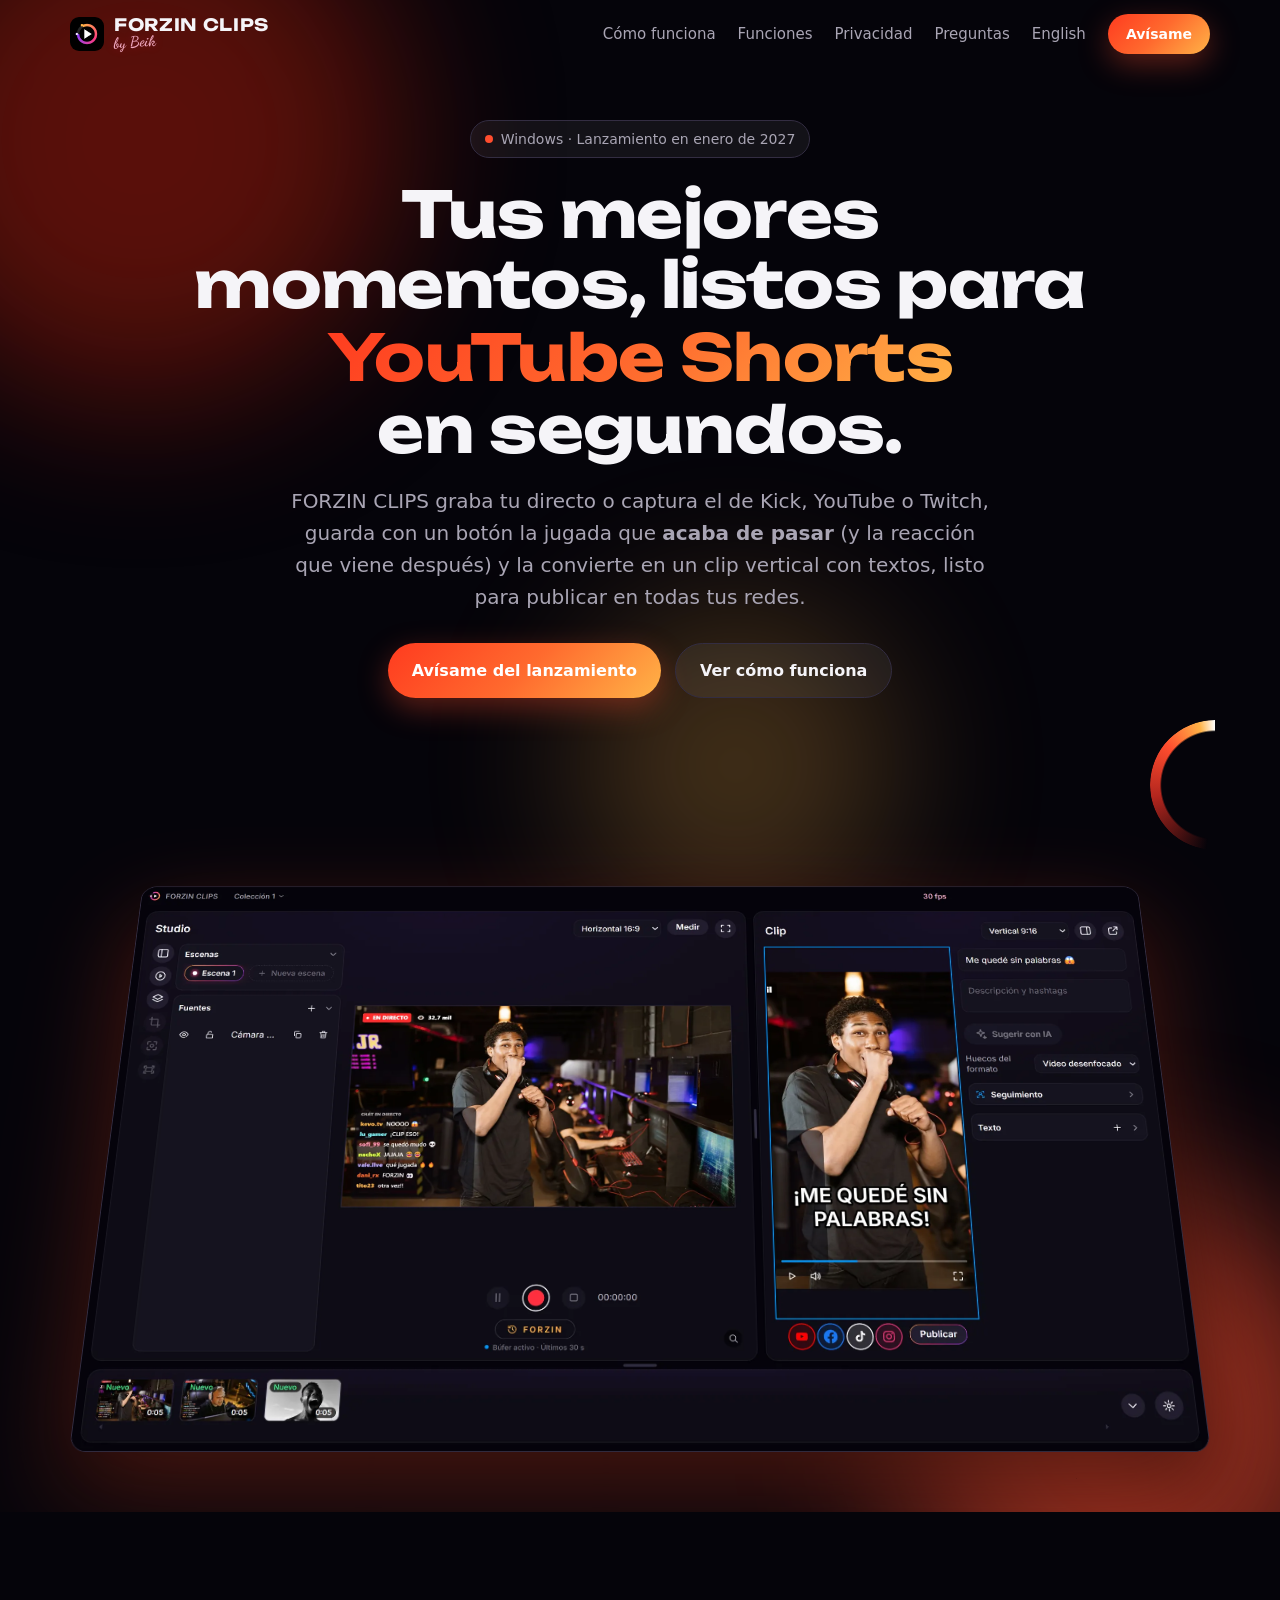
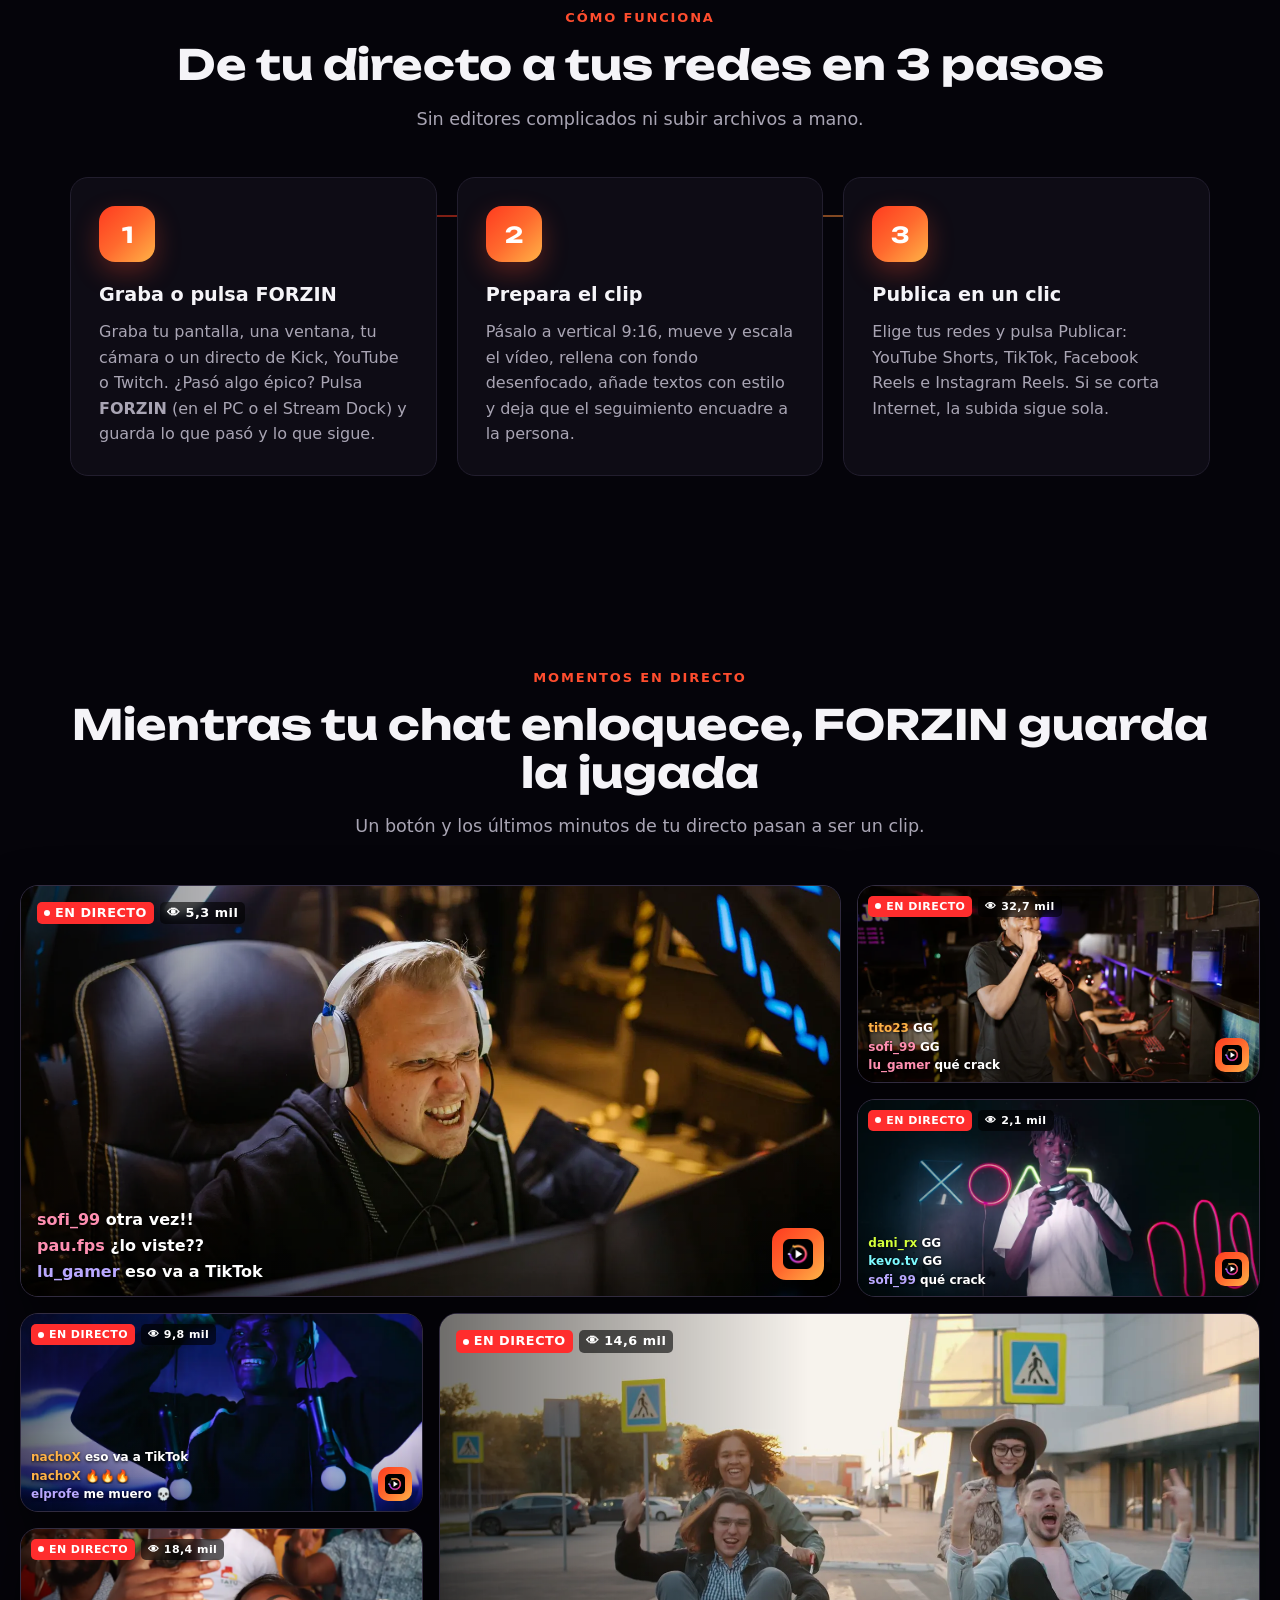
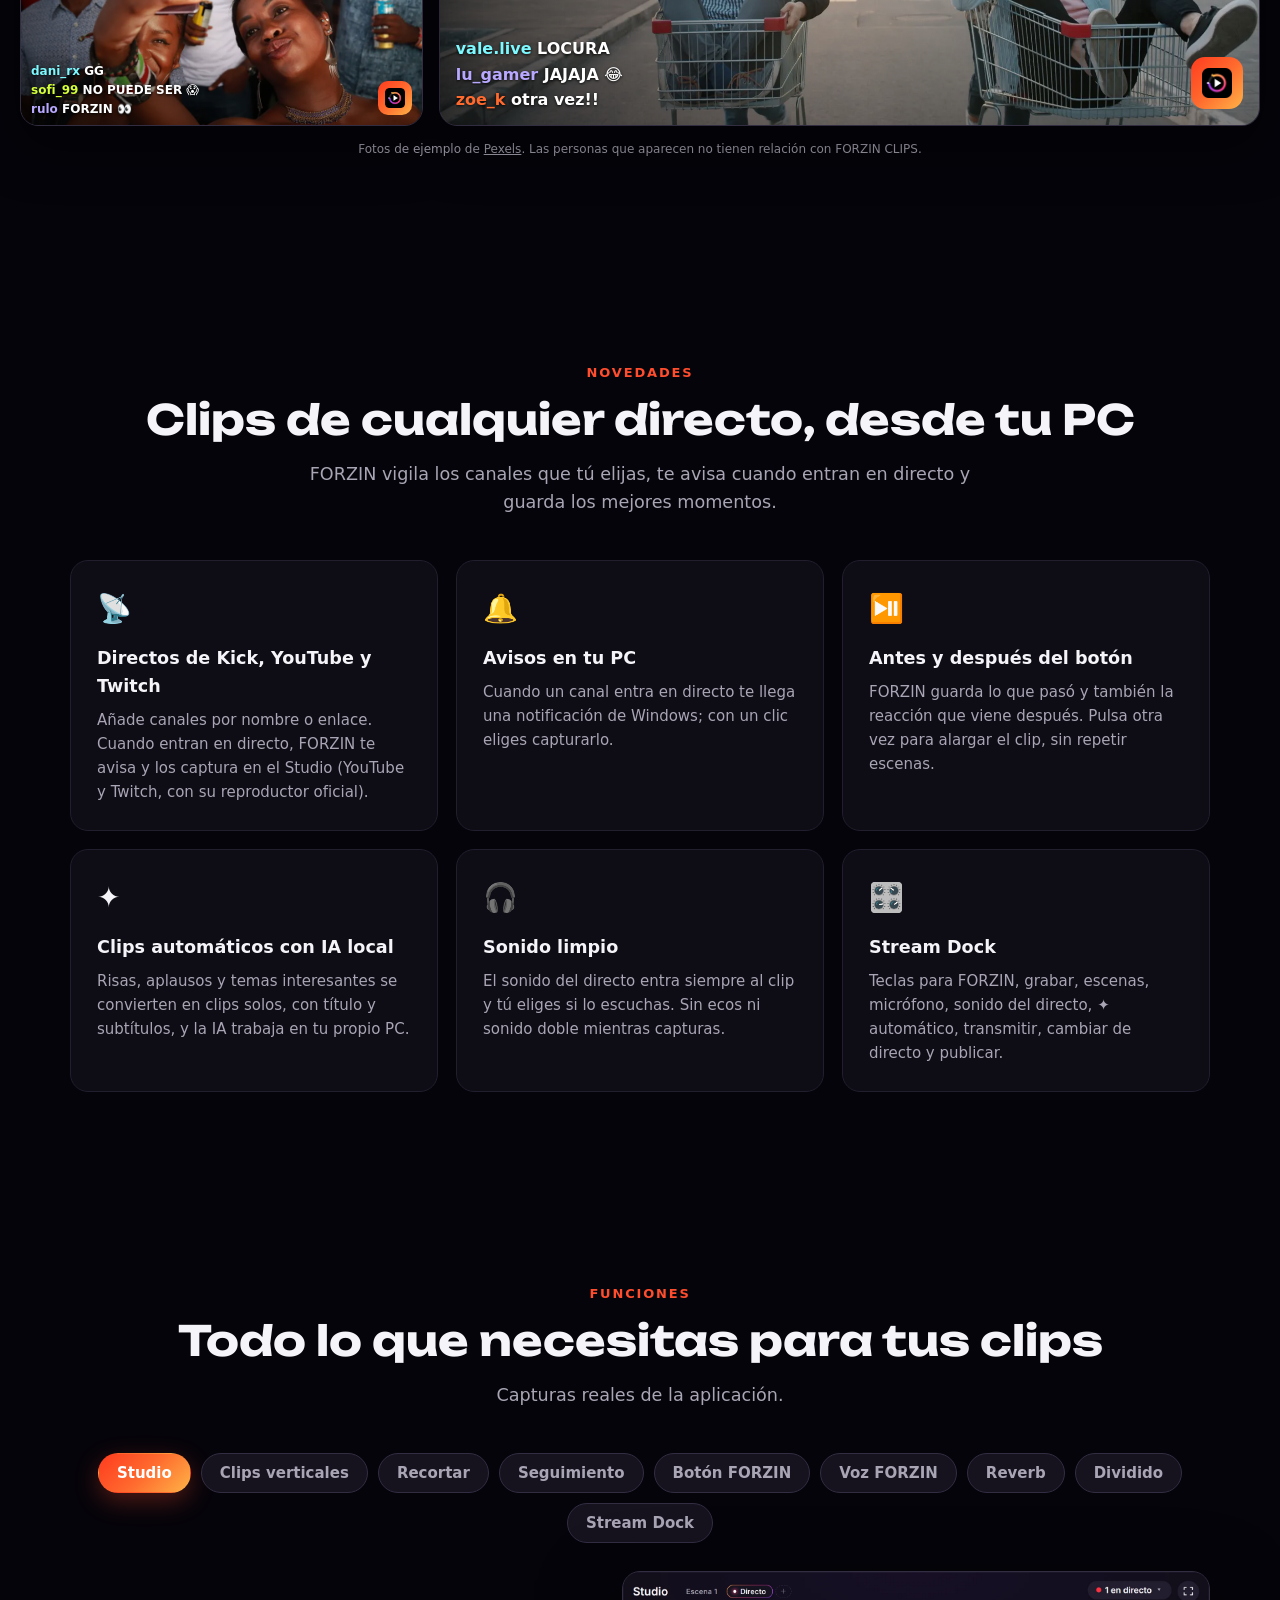
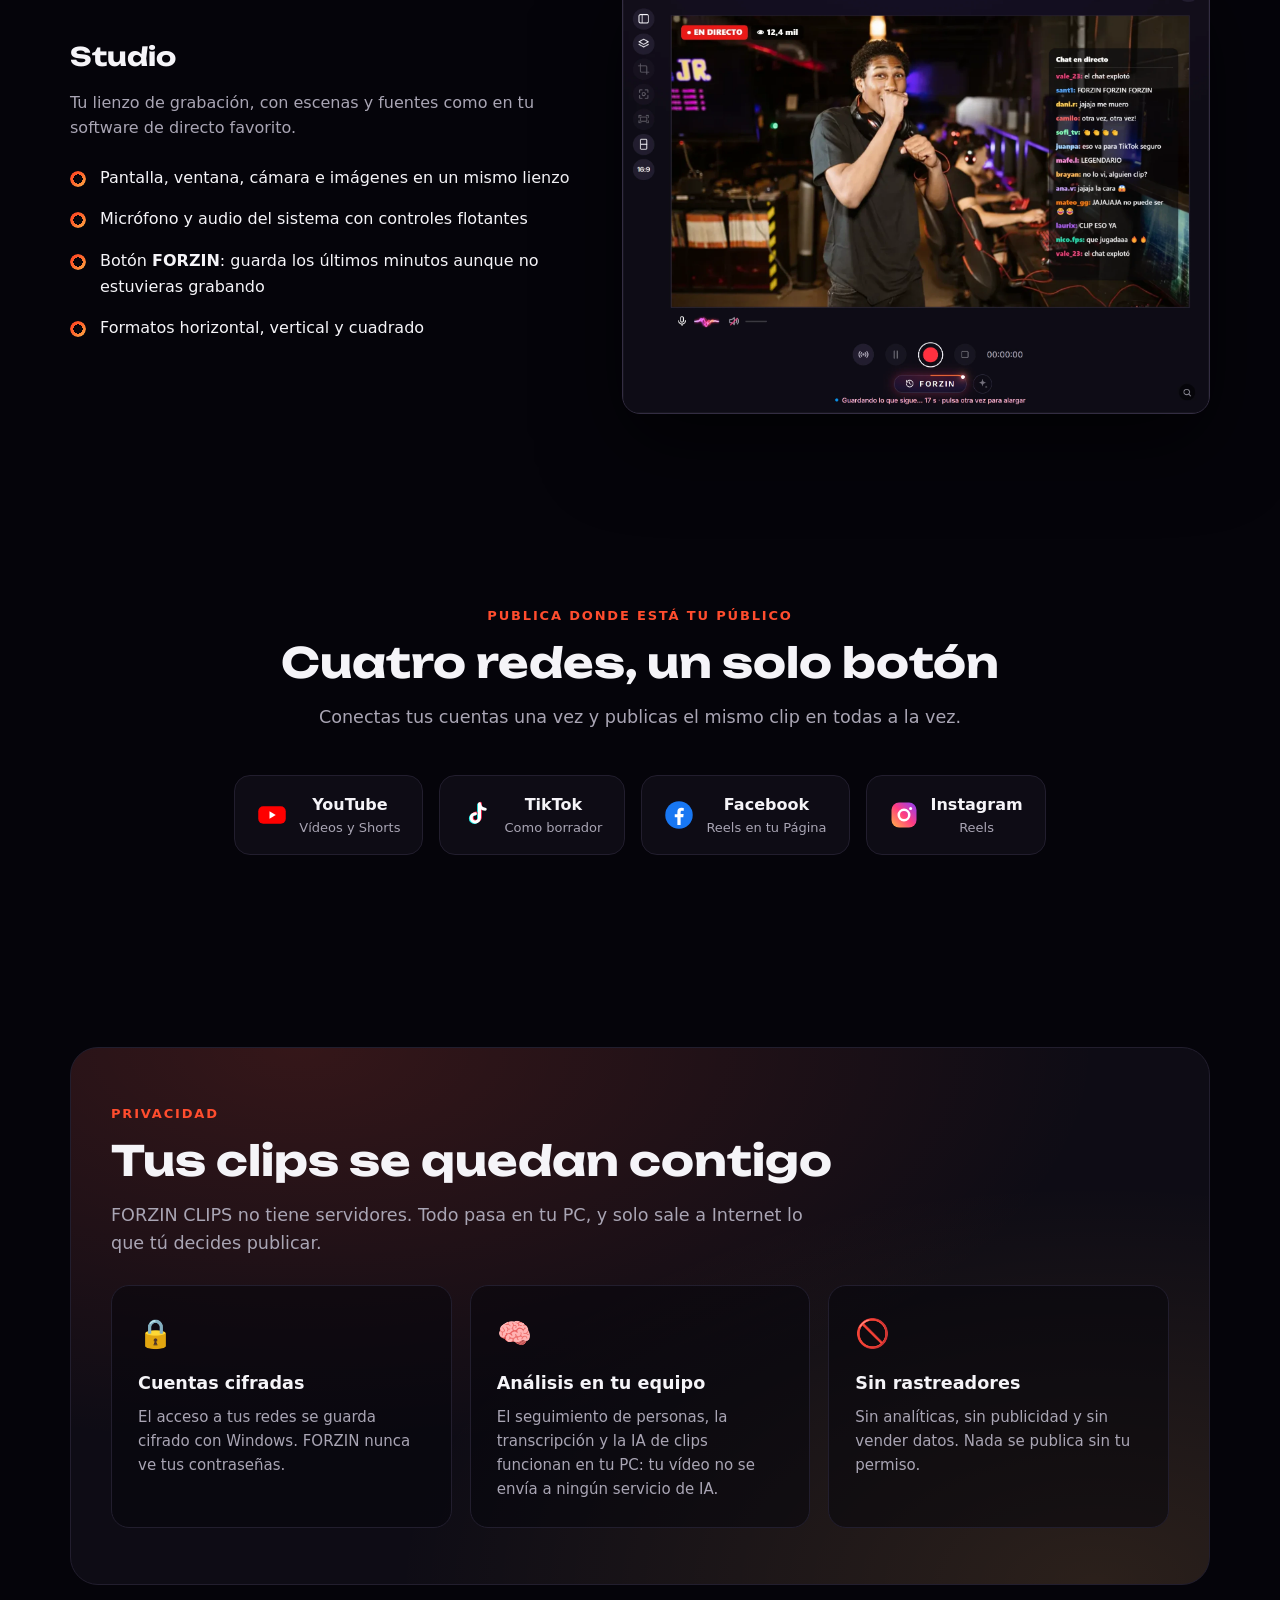
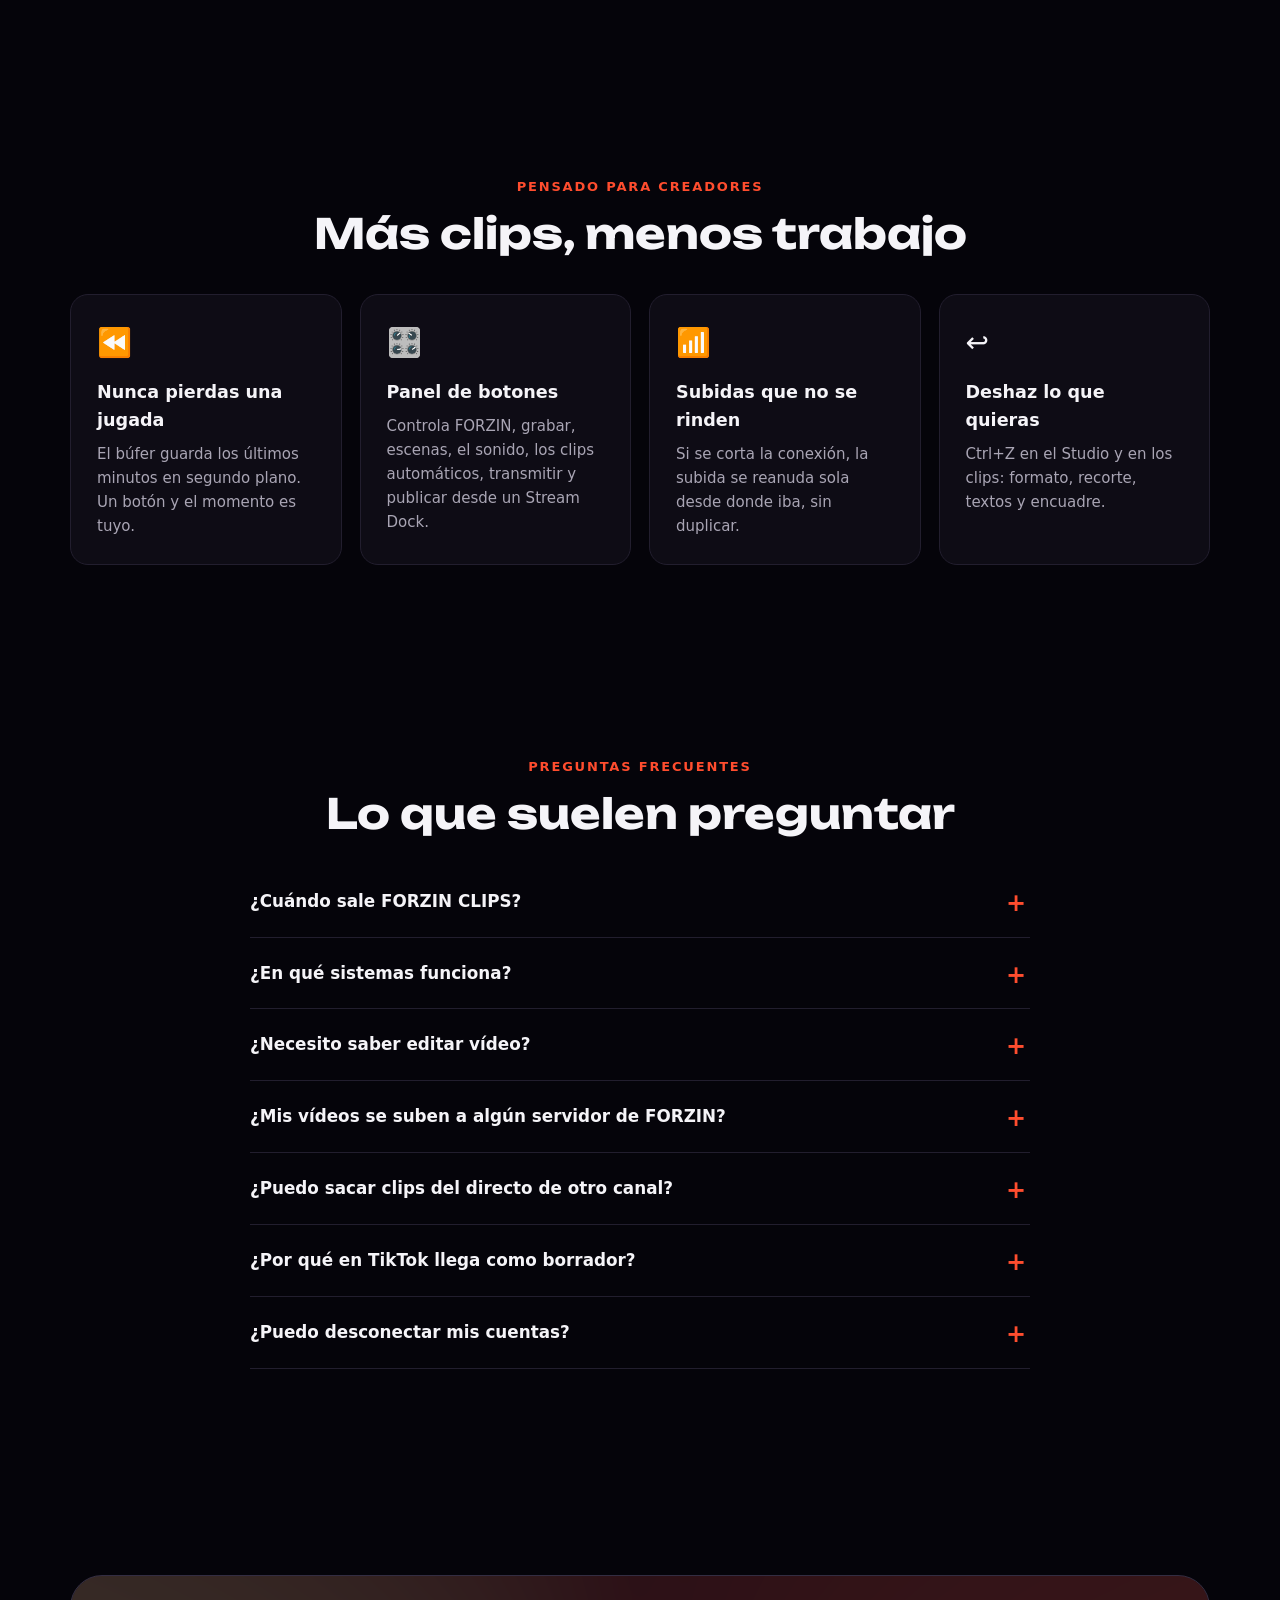
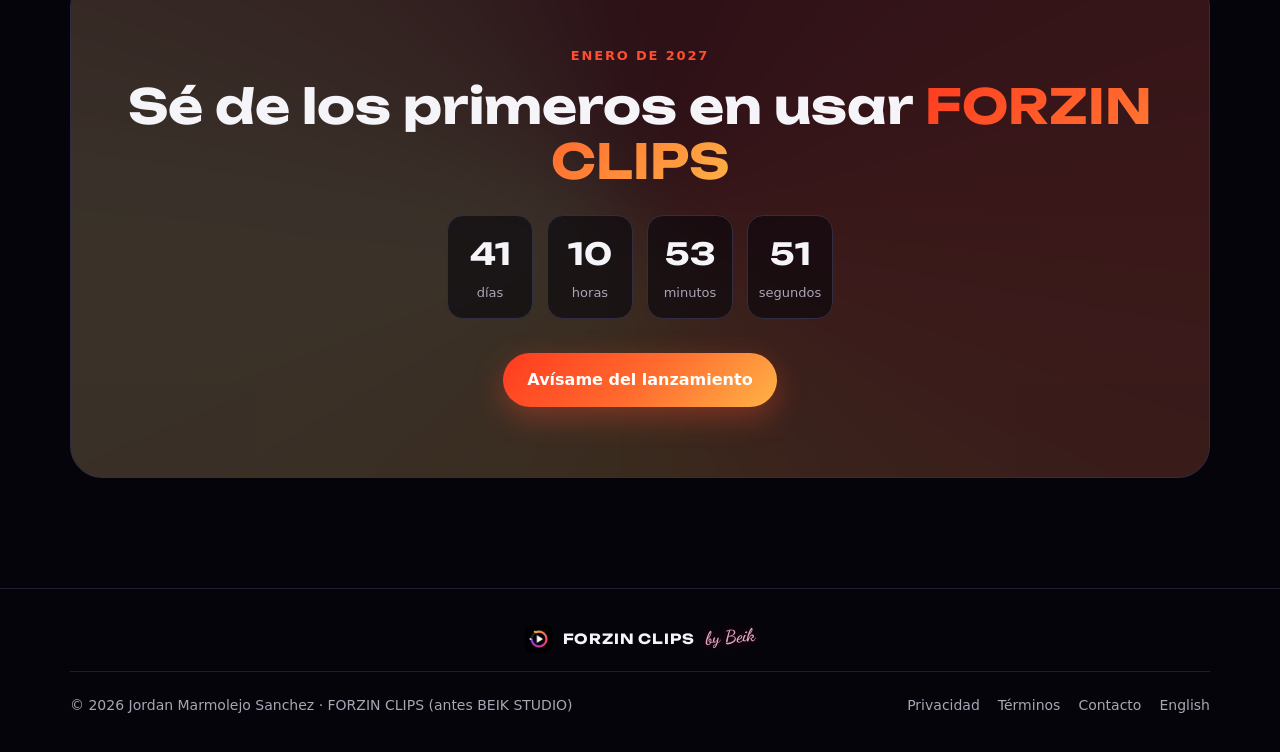
<file: index.html>
<!doctype html>
<html lang="es">
<head>
<meta charset="utf-8">
<meta name="viewport" content="width=device-width,initial-scale=1">
<title>FORZIN CLIPS · Tus mejores momentos, listos para redes en segundos</title>
<meta name="description" content="FORZIN CLIPS es una app para Windows que graba tu directo, guarda la jugada que acaba de pasar con un botón y la convierte en un clip vertical con textos para YouTube Shorts, TikTok, Facebook Reels e Instagram Reels.">
<meta name="theme-color" content="#05040A">
<meta property="og:title" content="FORZIN CLIPS">
<meta property="og:description" content="Graba, recorta y publica tus mejores momentos en segundos. Para streamers y creadores, en Windows.">
<meta property="og:image" content="img/app.webp">
<link rel="icon" href="img/favicon.png" type="image/png">
<link rel="apple-touch-icon" href="img/apple-touch-icon.png">
<link rel="alternate" hreflang="en" href="index-en.html">
<link rel="stylesheet" href="site.css">
</head>
<body>
<header class="top"><div class="wrap">
  <a class="brand" href="index.html"><img src="img/icon-1024.png" alt="" width="34" height="34"><span class="bn">FORZIN CLIPS<small class="sig">by Beik</small></span></a>
  <button class="menu-btn" aria-label="Abrir el menú" aria-expanded="false">☰</button>
  <nav class="nav" aria-label="Navegación">
    <a href="#como">Cómo funciona</a>
    <a href="#funciones">Funciones</a>
    <a href="#privacidad">Privacidad</a>
    <a href="#preguntas">Preguntas</a>
    <a href="index-en.html" hreflang="en">English</a>
    <a class="btn primary" data-waitlist href="#lanzamiento">Avísame</a>
  </nav>
</div></header>

<main>
<section class="hero">
  <div class="blob b1"></div><div class="blob b2"></div><div class="blob b3"></div>
  <div class="wrap">
    <div class="reveal">
      <div class="badge"><i></i>Windows · Lanzamiento en enero de 2027</div>
      <h1>Tus mejores momentos, listos para <span class="rotator" data-words="TikTok|YouTube Shorts|Reels|tu comunidad"><span>TikTok</span></span> en segundos.</h1>
      <p class="lead">FORZIN CLIPS graba tu directo o captura el de Kick, YouTube o Twitch, guarda con un botón la jugada que <strong>acaba de pasar</strong> (y la reacción que viene después) y la convierte en un clip vertical con textos, listo para publicar en todas tus redes.</p>
      <div class="cta">
        <a class="btn primary" data-waitlist href="#lanzamiento">Avísame del lanzamiento</a>
        <a class="btn ghost" href="#como">Ver cómo funciona</a>
      </div>
    </div>
    <div class="reveal d2 stage" style="position:relative">
      <div class="ring" aria-hidden="true"></div>
      <div class="shot"><img src="img/app.webp" alt="FORZIN CLIPS: el Studio a la izquierda y un clip vertical con texto a la derecha" width="2400" height="1350" fetchpriority="high"></div>
    </div>
  </div>
</section>

<section id="como">
  <div class="wrap center">
    <p class="kicker reveal">Cómo funciona</p>
    <h2 class="reveal">De tu directo a tus redes en 3 pasos</h2>
    <p class="sub reveal">Sin editores complicados ni subir archivos a mano.</p>
  </div>
  <div class="wrap steps" style="text-align:left">
    <div class="step reveal"><div class="n">1</div><h3>Graba o pulsa FORZIN</h3><p>Graba tu pantalla, una ventana, tu cámara o un directo de Kick, YouTube o Twitch. ¿Pasó algo épico? Pulsa <strong>FORZIN</strong> (en el PC o el Stream Dock) y guarda lo que pasó y lo que sigue.</p></div>
    <div class="step reveal d1"><div class="n">2</div><h3>Prepara el clip</h3><p>Pásalo a vertical 9:16, mueve y escala el vídeo, rellena con fondo desenfocado, añade textos con estilo y deja que el seguimiento encuadre a la persona.</p></div>
    <div class="step reveal d2"><div class="n">3</div><h3>Publica en un clic</h3><p>Elige tus redes y pulsa Publicar: YouTube Shorts, TikTok, Facebook Reels e Instagram Reels. Si se corta Internet, la subida sigue sola.</p></div>
  </div>
</section>

<section id="directo">
  <div class="wrap center">
    <p class="kicker reveal">Momentos en directo</p>
    <h2 class="reveal">Mientras tu chat enloquece, FORZIN guarda la jugada</h2>
    <p class="sub reveal">Un botón y los últimos minutos de tu directo pasan a ser un clip.</p>
  </div>
  <div class="wrap wide">
  <div class="lives">
    <div class="lv big reveal" data-v="5300"><img src="img/live/11.webp" alt="Streamer en directo" loading="lazy" width="960" height="540"><div class="tag"><span class="on">EN DIRECTO</span><span class="views">👁 <b></b></span></div><div class="chat" aria-hidden="true"></div><div class="fz" aria-hidden="true"><img src="img/favicon.png" alt=""></div></div>
    <div class="lv reveal" data-v="32700"><img src="img/live/12.webp" alt="Streamer en directo" loading="lazy" width="960" height="540"><div class="tag"><span class="on">EN DIRECTO</span><span class="views">👁 <b></b></span></div><div class="chat" aria-hidden="true"></div><div class="fz" aria-hidden="true"><img src="img/favicon.png" alt=""></div></div>
    <div class="lv reveal" data-v="2100"><img src="img/live/13.webp" alt="Streamer en directo" loading="lazy" width="960" height="540"><div class="tag"><span class="on">EN DIRECTO</span><span class="views">👁 <b></b></span></div><div class="chat" aria-hidden="true"></div><div class="fz" aria-hidden="true"><img src="img/favicon.png" alt=""></div></div>
    <div class="lv reveal" data-v="9800"><img src="img/live/16.webp" alt="Streamer en directo" loading="lazy" width="960" height="540"><div class="tag"><span class="on">EN DIRECTO</span><span class="views">👁 <b></b></span></div><div class="chat" aria-hidden="true"></div><div class="fz" aria-hidden="true"><img src="img/favicon.png" alt=""></div></div>
    <div class="lv big reveal" data-v="14600"><img src="img/live/22.webp" alt="Streamer en directo" loading="lazy" width="960" height="540"><div class="tag"><span class="on">EN DIRECTO</span><span class="views">👁 <b></b></span></div><div class="chat" aria-hidden="true"></div><div class="fz" aria-hidden="true"><img src="img/favicon.png" alt=""></div></div>
    <div class="lv reveal" data-v="18400"><img src="img/live/01.webp" alt="Streamer en directo" loading="lazy" width="960" height="540"><div class="tag"><span class="on">EN DIRECTO</span><span class="views">👁 <b></b></span></div><div class="chat" aria-hidden="true"></div><div class="fz" aria-hidden="true"><img src="img/favicon.png" alt=""></div></div>
  </div>
  <p class="credit">Fotos de ejemplo de <a href="https://www.pexels.com" rel="noopener" target="_blank">Pexels</a>. Las personas que aparecen no tienen relación con FORZIN CLIPS.</p>
  </div>
</section>
<section id="novedades">
  <div class="wrap center">
    <p class="kicker reveal">Novedades</p>
    <h2 class="reveal">Clips de cualquier directo, desde tu PC</h2>
    <p class="sub reveal">FORZIN vigila los canales que tú elijas, te avisa cuando entran en directo y guarda los mejores momentos.</p>
  </div>
  <div class="wrap grid" style="margin-top:36px;grid-template-columns:repeat(auto-fit,minmax(300px,1fr))">
    <div class="card reveal"><div class="ic">📡</div><h3>Directos de Kick, YouTube y Twitch</h3><p>Añade canales por nombre o enlace. Cuando entran en directo, FORZIN te avisa y los captura en el Studio (YouTube y Twitch, con su reproductor oficial).</p></div>
    <div class="card reveal d1"><div class="ic">🔔</div><h3>Avisos en tu PC</h3><p>Cuando un canal entra en directo te llega una notificación de Windows; con un clic eliges capturarlo.</p></div>
    <div class="card reveal d2"><div class="ic">⏯️</div><h3>Antes y después del botón</h3><p>FORZIN guarda lo que pasó y también la reacción que viene después. Pulsa otra vez para alargar el clip, sin repetir escenas.</p></div>
    <div class="card reveal d3"><div class="ic">✦</div><h3>Clips automáticos con IA local</h3><p>Risas, aplausos y temas interesantes se convierten en clips solos, con título y subtítulos, y la IA trabaja en tu propio PC.</p></div>
    <div class="card reveal"><div class="ic">🎧</div><h3>Sonido limpio</h3><p>El sonido del directo entra siempre al clip y tú eliges si lo escuchas. Sin ecos ni sonido doble mientras capturas.</p></div>
    <div class="card reveal d1"><div class="ic">🎛️</div><h3>Stream Dock</h3><p>Teclas para FORZIN, grabar, escenas, micrófono, sonido del directo, ✦ automático, transmitir, cambiar de directo y publicar.</p></div>
  </div>
</section>
<section id="funciones">
  <div class="wrap center">
    <p class="kicker reveal">Funciones</p>
    <h2 class="reveal">Todo lo que necesitas para tus clips</h2>
    <p class="sub reveal">Capturas reales de la aplicación.</p>
    <div class="tabs reveal" role="tablist" aria-label="Funciones">
      <button class="tab" role="tab" id="t1" aria-controls="p1" aria-selected="true">Studio</button>
      <button class="tab" role="tab" id="t2" aria-controls="p2" aria-selected="false" tabindex="-1">Clips verticales</button>
      <button class="tab" role="tab" id="t3" aria-controls="p3" aria-selected="false" tabindex="-1">Recortar</button>
      <button class="tab" role="tab" id="t4" aria-controls="p4" aria-selected="false" tabindex="-1">Seguimiento</button>
      <button class="tab" role="tab" id="t5" aria-controls="p5" aria-selected="false" tabindex="-1">Botón FORZIN</button>
      <button class="tab" role="tab" id="t6" aria-controls="p6" aria-selected="false" tabindex="-1">Voz FORZIN</button>
      <button class="tab" role="tab" id="t7" aria-controls="p7" aria-selected="false" tabindex="-1">Reverb</button>
      <button class="tab" role="tab" id="t8" aria-controls="p8" aria-selected="false" tabindex="-1">Dividido</button>
      <button class="tab" role="tab" id="t10" aria-controls="p10" aria-selected="false" tabindex="-1">Stream Dock</button>
    </div>
  </div>
  <div class="wrap">
    <div class="panel show" role="tabpanel" id="p1" aria-labelledby="t1">
      <div class="txt"><h3>Studio</h3><p>Tu lienzo de grabación, con escenas y fuentes como en tu software de directo favorito.</p>
        <ul><li>Pantalla, ventana, cámara e imágenes en un mismo lienzo</li><li>Micrófono y audio del sistema con controles flotantes</li><li>Botón <strong>FORZIN</strong>: guarda los últimos minutos aunque no estuvieras grabando</li><li>Formatos horizontal, vertical y cuadrado</li></ul></div>
      <div class="shot"><img src="img/studio-forzin.webp" alt="El Studio de FORZIN CLIPS con un directo en el lienzo y el botón FORZIN guardando lo que sigue" loading="lazy" width="1751" height="1320"></div>
    </div>
    <div class="panel" role="tabpanel" id="p5" aria-labelledby="t5" hidden>
      <div class="txt"><h3>Botón FORZIN</h3><p>Guarda el momento aunque no estuvieras grabando: lo que pasó y la reacción que viene después.</p>
        <ul><li>Solo lo anterior, antes y después o personalizado</li><li>El aro se pone naranja mientras guarda lo que sigue</li><li>Pulsa otra vez para alargar el clip, sin repetir escenas</li><li>También con Ctrl+Shift+F o el Stream Dock</li></ul></div>
      <div class="shot"><img src="img/forzin-menu.webp" alt="Menú del botón FORZIN con el tiempo y «Qué guarda el botón»" loading="lazy" width="1695" height="887"></div>
    </div>
    <div class="panel" role="tabpanel" id="p6" aria-labelledby="t6" hidden>
      <div class="txt"><h3>Voz FORZIN</h3><p>Filtros profesionales para tu micrófono con un clic, en tiempo real.</p>
        <ul><li>Estilos: Natural, Podcast, Streamer, Radio, Sala ruidosa</li><li>Limpieza de ruido con IA y puerta de ruido</li><li>Ecualizador y compresor para una voz pareja</li><li>Guarda tus propias configuraciones</li></ul></div>
      <div class="shot tall"><img src="img/voz-forzin.webp" alt="Ventana de Voz FORZIN con la onda de la voz y sus pestañas" loading="lazy" width="1050" height="1461"></div>
    </div>
    <div class="panel" role="tabpanel" id="p7" aria-labelledby="t7" hidden>
      <div class="txt"><h3>Reverb FORZIN</h3><p>Dale a tu voz el sonido de una sala, con una vista en 3D del espacio.</p>
        <ul><li>Estilos listos y perillas de filtro, espacio, cola y mezcla</li><li>Cantidad de efecto en un control</li><li>Se deshace todo con Ctrl+Z</li></ul></div>
      <div class="shot tall"><img src="img/voz-reverb.webp" alt="Pestaña Reverb de Voz FORZIN con la sala en 3D y sus perillas" loading="lazy" width="1050" height="1461"></div>
    </div>
    <div class="panel" role="tabpanel" id="p8" aria-labelledby="t8" hidden>
      <div class="txt"><h3>Dividido y seguimiento</h3><p>Dos personas en un clip vertical: un marco arriba y otro abajo, cada uno siguiendo a su persona.</p>
        <ul><li>1 persona o 2 personas</li><li>Cada marco Fijo o «Sigue» (va detrás de un rostro)</li><li>Dibuja los marcos arrastrando sobre el lienzo</li><li>La grabación sigue entera</li></ul></div>
      <div class="shot"><img src="img/dividido.webp" alt="Studio con dos marcos de Dividido y la barra con Fijo / Sigue" loading="lazy" width="1751" height="1320"></div>
    </div>
    
    <div class="panel" role="tabpanel" id="p10" aria-labelledby="t10" hidden>
      <div class="txt"><h3>Stream Dock</h3><p>Cada función en una tecla, con su estado a la vista.</p>
        <ul><li>FORZIN, grabar, pausar, escenas y micrófono</li><li>Sonido del directo, audio del PC y clips automáticos</li><li>Transmitir, cambiar de directo y publicar el último clip</li></ul></div>
      <div class="shot"><img src="img/streamdock.webp" alt="Teclas de FORZIN CLIPS para Stream Dock" loading="lazy" width="734" height="564"></div>
    </div>
    <div class="panel" role="tabpanel" id="p2" aria-labelledby="t2" hidden>
      <div class="txt"><h3>Clips verticales</h3><p>Convierte cualquier grabación en un Short o un Reel sin salir de la app.</p>
        <ul><li>Formatos 9:16, 1:1, 16:9 y 4:5</li><li>Mueve y escala el vídeo directamente sobre el reproductor</li><li>Huecos en negro o con el vídeo desenfocado</li><li>Textos con estilos: TikTok, neón, caja, palabra resaltada…</li></ul></div>
      <div class="shot"><img src="img/clip.webp" alt="Panel de Clip con un vídeo vertical, fondo desenfocado y el texto «¡NO ME LO CREO!»" loading="lazy" width="700" height="937"></div>
    </div>
    <div class="panel" role="tabpanel" id="p3" aria-labelledby="t3" hidden>
      <div class="txt"><h3>Recortar</h3><p>Recorta y endereza cualquier fuente o vídeo con precisión.</p>
        <ul><li>Proporciones libres, 1:1, 3:4, 4:3, 16:9 y 9:16</li><li>Rotación con imán a 0°</li><li>Se deshace todo con Ctrl+Z</li></ul></div>
      <div class="shot"><img src="img/recortar.webp" alt="Ventana Recortar con un marco 9:16 sobre la imagen" loading="lazy" width="1000" height="668"></div>
    </div>
    <div class="panel" role="tabpanel" id="p4" aria-labelledby="t4" hidden>
      <div class="txt"><h3>Seguimiento automático</h3><p>FORZIN detecta a la persona y mueve el encuadre como un cámara profesional.</p>
        <ul><li>Rostro, cuerpo superior o cuerpo completo</li><li>Movimientos suaves, sin saltos ni vibraciones</li><li>Todo se analiza en tu PC, sin enviar tu vídeo a ningún sitio</li></ul></div>
      <div class="shot"><img src="img/seguimiento.webp" alt="Opciones de Seguimiento en el panel de Clip" loading="lazy" width="700" height="937"></div>
    </div>
  </div>
</section>

<section>
  <div class="wrap center">
    <p class="kicker reveal">Publica donde está tu público</p>
    <h2 class="reveal">Cuatro redes, un solo botón</h2>
    <p class="sub reveal">Conectas tus cuentas una vez y publicas el mismo clip en todas a la vez.</p>
    <div class="platforms reveal">
      <div class="pf"><svg viewBox="0 0 24 24" aria-hidden="true"><rect x="1" y="5" width="22" height="14" rx="4" fill="#FF0000"/><path d="M10 9l5 3-5 3z" fill="#fff"/></svg><div>YouTube<small>Vídeos y Shorts</small></div></div>
      <div class="pf"><svg viewBox="0 0 24 24" aria-hidden="true"><path d="M14 3v11.2a3.3 3.3 0 1 1-3.3-3.3" fill="none" stroke="#25F4EE" stroke-width="2.4" stroke-linecap="round" transform="translate(-.7 .5)"/><path d="M14 3v11.2a3.3 3.3 0 1 1-3.3-3.3" fill="none" stroke="#FE2C55" stroke-width="2.4" stroke-linecap="round" transform="translate(.7 -.5)"/><path d="M14 3v11.2a3.3 3.3 0 1 1-3.3-3.3M14 3c.4 2.6 2.1 4.2 4.6 4.4" fill="none" stroke="#fff" stroke-width="2.4" stroke-linecap="round"/></svg><div>TikTok<small>Como borrador</small></div></div>
      <div class="pf"><svg viewBox="0 0 24 24" aria-hidden="true"><circle cx="12" cy="12" r="11" fill="#1877F2"/><path d="M13.3 20v-6.3h2.1l.3-2.5h-2.4V9.7c0-.7.2-1.2 1.2-1.2h1.3V6.3a17 17 0 0 0-1.9-.1c-1.9 0-3.2 1.1-3.2 3.3v1.8H8.6v2.5h2.1V20z" fill="#fff"/></svg><div>Facebook<small>Reels en tu Página</small></div></div>
      <div class="pf"><svg viewBox="0 0 24 24" aria-hidden="true"><defs><linearGradient id="ig" x1="0" y1="1" x2="1" y2="0"><stop offset="0" stop-color="#FFB347"/><stop offset=".5" stop-color="#FF3D81"/><stop offset="1" stop-color="#8A3FFC"/></linearGradient></defs><rect x="2" y="2" width="20" height="20" rx="6" fill="url(#ig)"/><circle cx="12" cy="12" r="4.2" fill="none" stroke="#fff" stroke-width="2"/><circle cx="17.3" cy="6.7" r="1.2" fill="#fff"/></svg><div>Instagram<small>Reels</small></div></div>
    </div>
  </div>
</section>

<section id="privacidad">
  <div class="wrap">
    <div class="privacy reveal">
      <p class="kicker">Privacidad</p>
      <h2>Tus clips se quedan contigo</h2>
      <p class="sub" style="margin-bottom:0">FORZIN CLIPS no tiene servidores. Todo pasa en tu PC, y solo sale a Internet lo que tú decides publicar.</p>
      <div class="grid">
        <div class="card"><div class="ic">🔒</div><h3>Cuentas cifradas</h3><p>El acceso a tus redes se guarda cifrado con Windows. FORZIN nunca ve tus contraseñas.</p></div>
        <div class="card"><div class="ic">🧠</div><h3>Análisis en tu equipo</h3><p>El seguimiento de personas, la transcripción y la IA de clips funcionan en tu PC: tu vídeo no se envía a ningún servicio de IA.</p></div>
        <div class="card"><div class="ic">🚫</div><h3>Sin rastreadores</h3><p>Sin analíticas, sin publicidad y sin vender datos. Nada se publica sin tu permiso.</p></div>
      </div>
    </div>
  </div>
</section>

<section id="ventajas">
  <div class="wrap center"><p class="kicker reveal">Pensado para creadores</p><h2 class="reveal">Más clips, menos trabajo</h2></div>
  <div class="wrap grid" style="margin-top:36px">
    <div class="card reveal"><div class="ic">⏪</div><h3>Nunca pierdas una jugada</h3><p>El búfer guarda los últimos minutos en segundo plano. Un botón y el momento es tuyo.</p></div>
    <div class="card reveal d1"><div class="ic">🎛️</div><h3>Panel de botones</h3><p>Controla FORZIN, grabar, escenas, el sonido, los clips automáticos, transmitir y publicar desde un Stream Dock.</p></div>
    <div class="card reveal d2"><div class="ic">📶</div><h3>Subidas que no se rinden</h3><p>Si se corta la conexión, la subida se reanuda sola desde donde iba, sin duplicar.</p></div>
    <div class="card reveal d3"><div class="ic">↩️</div><h3>Deshaz lo que quieras</h3><p>Ctrl+Z en el Studio y en los clips: formato, recorte, textos y encuadre.</p></div>
  </div>
</section>

<section id="preguntas">
  <div class="wrap center"><p class="kicker reveal">Preguntas frecuentes</p><h2 class="reveal">Lo que suelen preguntar</h2></div>
  <div class="wrap faq reveal" style="margin-top:28px">
    <details><summary>¿Cuándo sale FORZIN CLIPS?</summary><p>El lanzamiento está previsto para enero de 2027. Pulsa «Avísame» y te contamos cuando esté lista.</p></details>
    <details><summary>¿En qué sistemas funciona?</summary><p>En Windows 10 y Windows 11.</p></details>
    <details><summary>¿Necesito saber editar vídeo?</summary><p>No. Eliges el formato, mueves el vídeo con el ratón, escribes tu texto y pulsas Publicar.</p></details>
    <details><summary>¿Mis vídeos se suben a algún servidor de FORZIN?</summary><p>No. FORZIN CLIPS no tiene servidores. Tus clips solo salen de tu PC cuando los publicas, directamente en la red que elijas.</p></details>
    <details><summary>¿Puedo sacar clips del directo de otro canal?</summary><p>Sí, de Kick, YouTube y Twitch, añadiendo el canal en Configuración → Directos (por nombre o enlace). Hazlo solo con creadores que te autoricen a clipear su contenido.</p></details>
    <details><summary>¿Por qué en TikTok llega como borrador?</summary><p>FORZIN envía el clip a tu bandeja de TikTok. Allí escribes el texto final y lo publicas desde la app de TikTok.</p></details>
    <details><summary>¿Puedo desconectar mis cuentas?</summary><p>Sí, cuando quieras, desde Configuración. Se borra el acceso guardado en tu PC.</p></details>
  </div>
</section>

<section class="final" id="lanzamiento">
  <div class="wrap"><div class="box reveal">
    <p class="kicker">Enero de 2027</p>
    <h2>Sé de los primeros en usar <span class="grad-text">FORZIN CLIPS</span></h2>
    <div class="count" aria-label="Cuenta atrás al lanzamiento">
      <div><b data-k="d">--</b><span>días</span></div><div><b data-k="h">--</b><span>horas</span></div><div><b data-k="m">--</b><span>minutos</span></div><div><b data-k="s">--</b><span>segundos</span></div>
    </div>
    <a class="btn primary" data-waitlist href="#lanzamiento">Avísame del lanzamiento</a>
  </div></div>
</section>
</main>

<footer><div class="wrap">
  <div class="fsig"><img src="img/icon-1024.png" alt="" width="28" height="28" loading="lazy"><span>FORZIN CLIPS <em>by Beik</em></span></div>
  <div>© <span data-year>2026</span> Jordan Marmolejo Sanchez · FORZIN CLIPS (antes BEIK STUDIO)</div>
  <nav aria-label="Documentos"><a href="privacidad.html">Privacidad</a><a href="terminos.html">Términos</a><a href="mailto:Jordanmarmolejosanchez@gmail.com">Contacto</a><a href="index-en.html" hreflang="en">English</a></nav>
</div></footer>
<script src="site.js"></script>
</body>
</html>
</file>
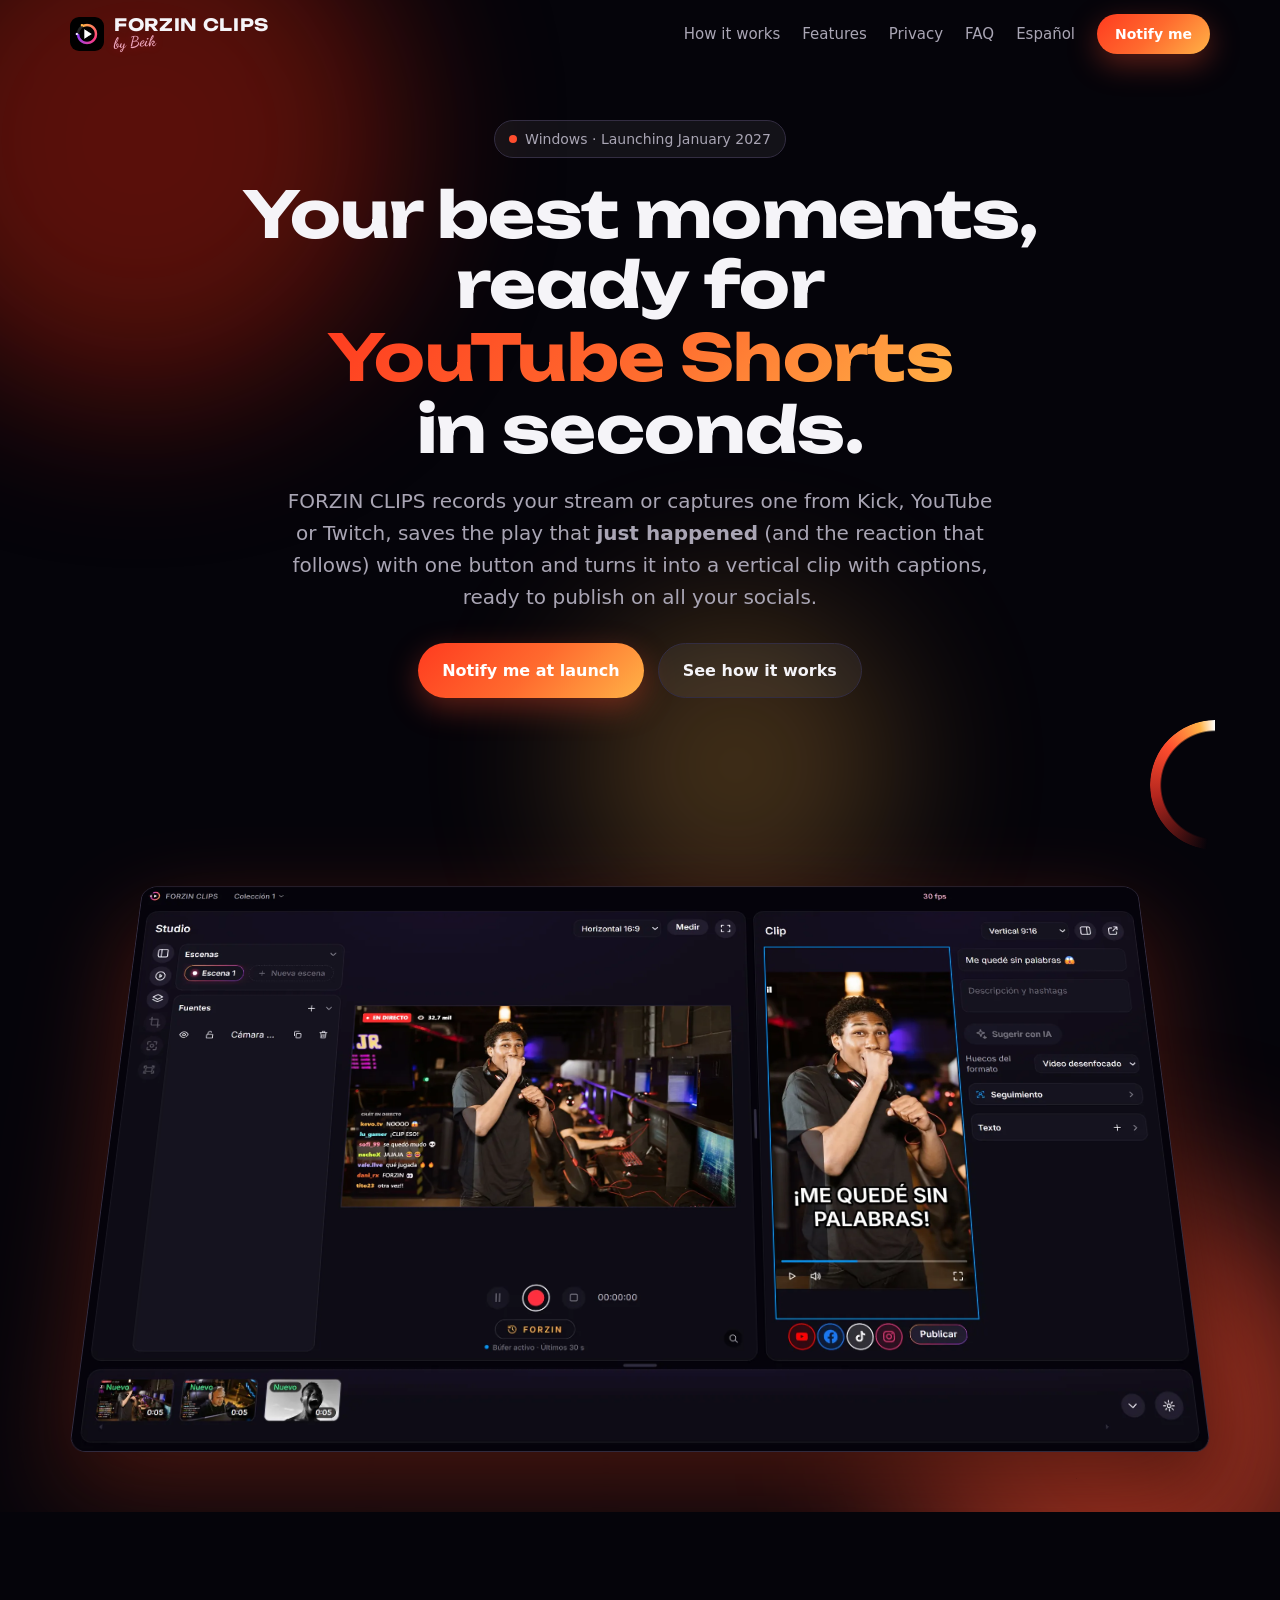
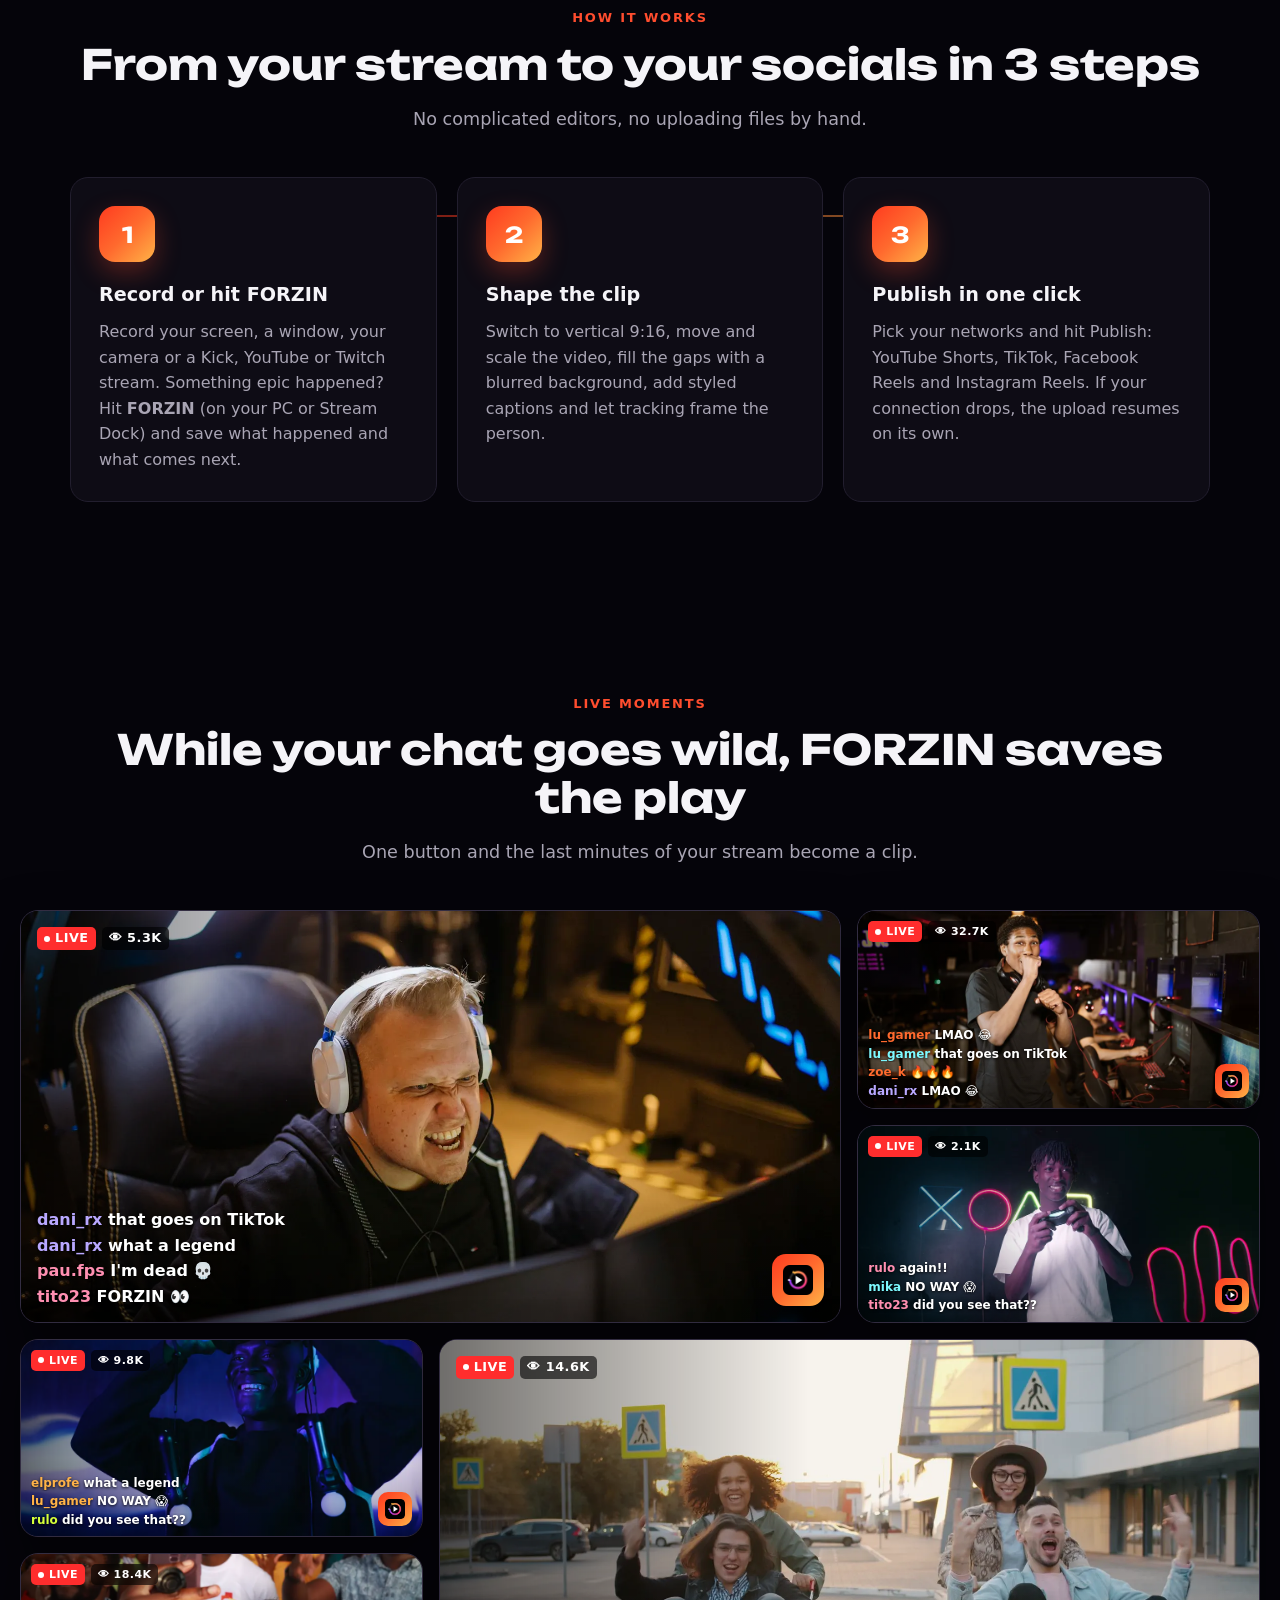
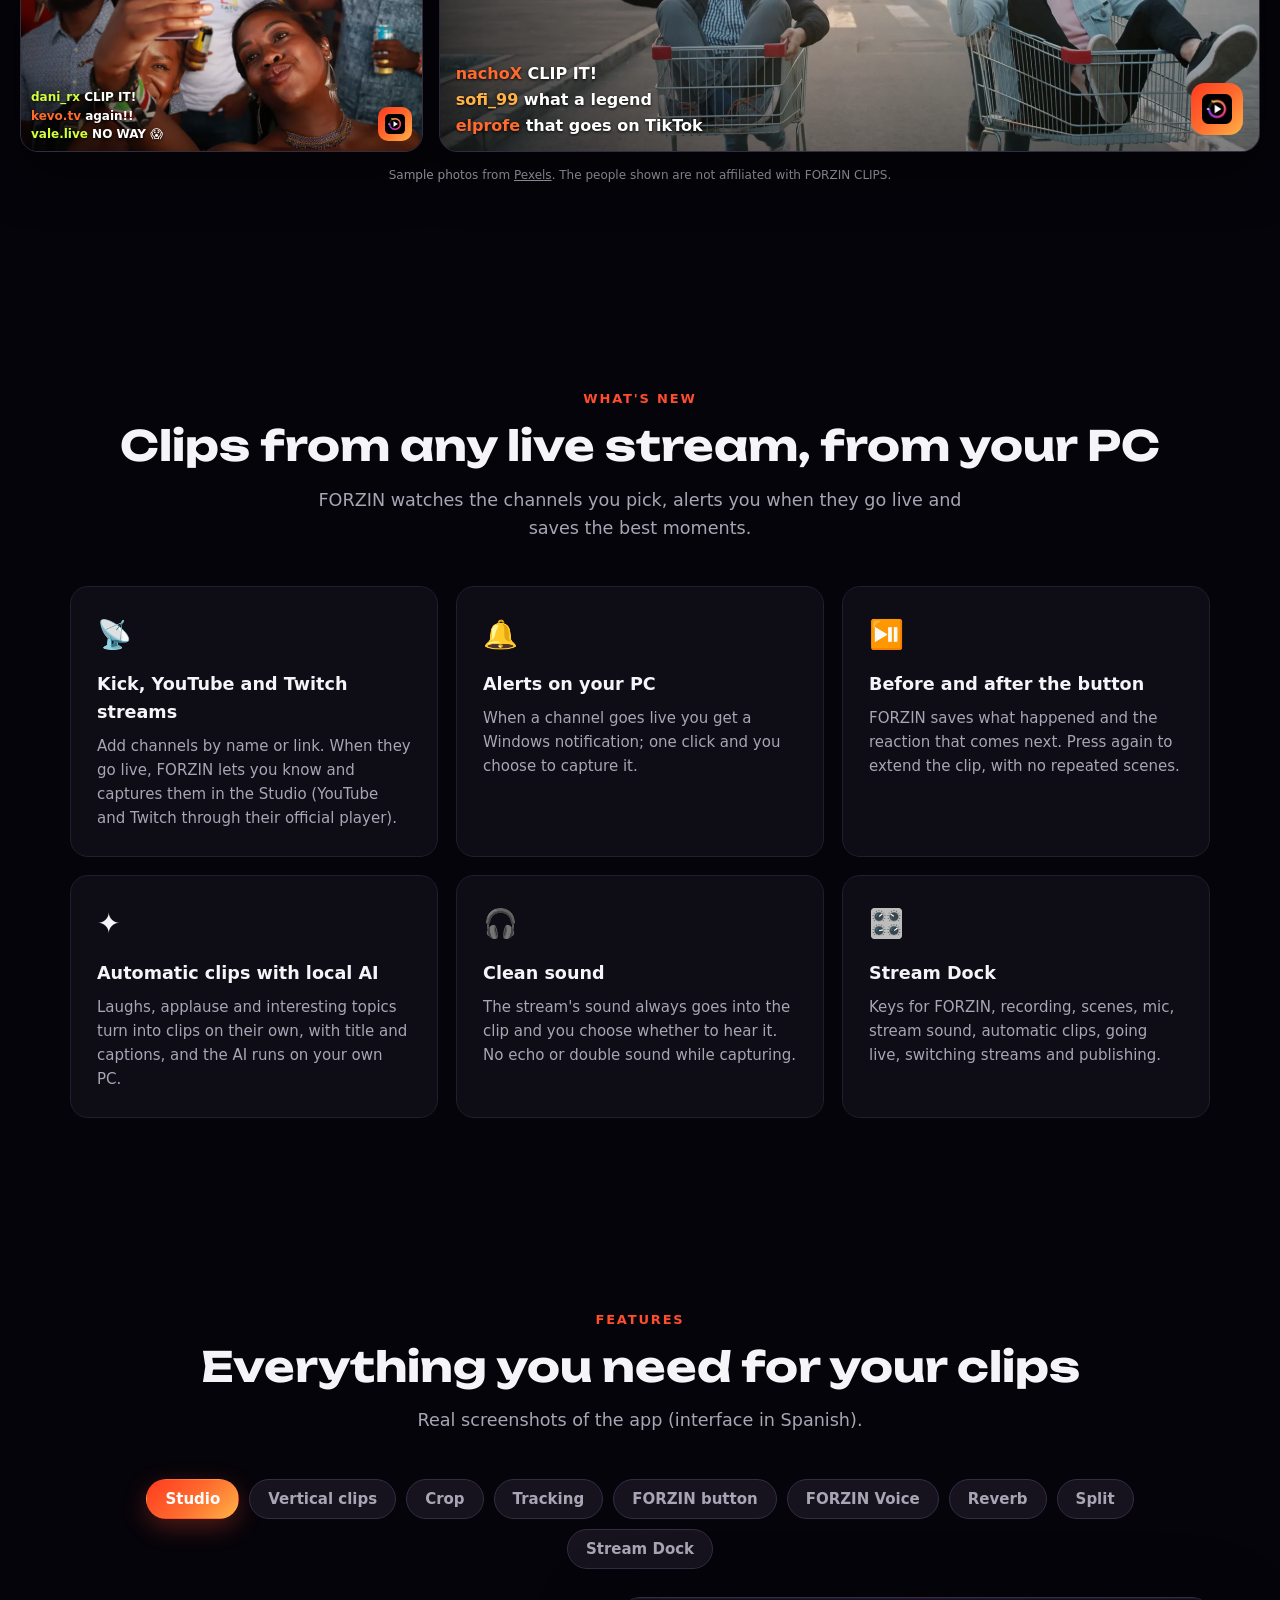
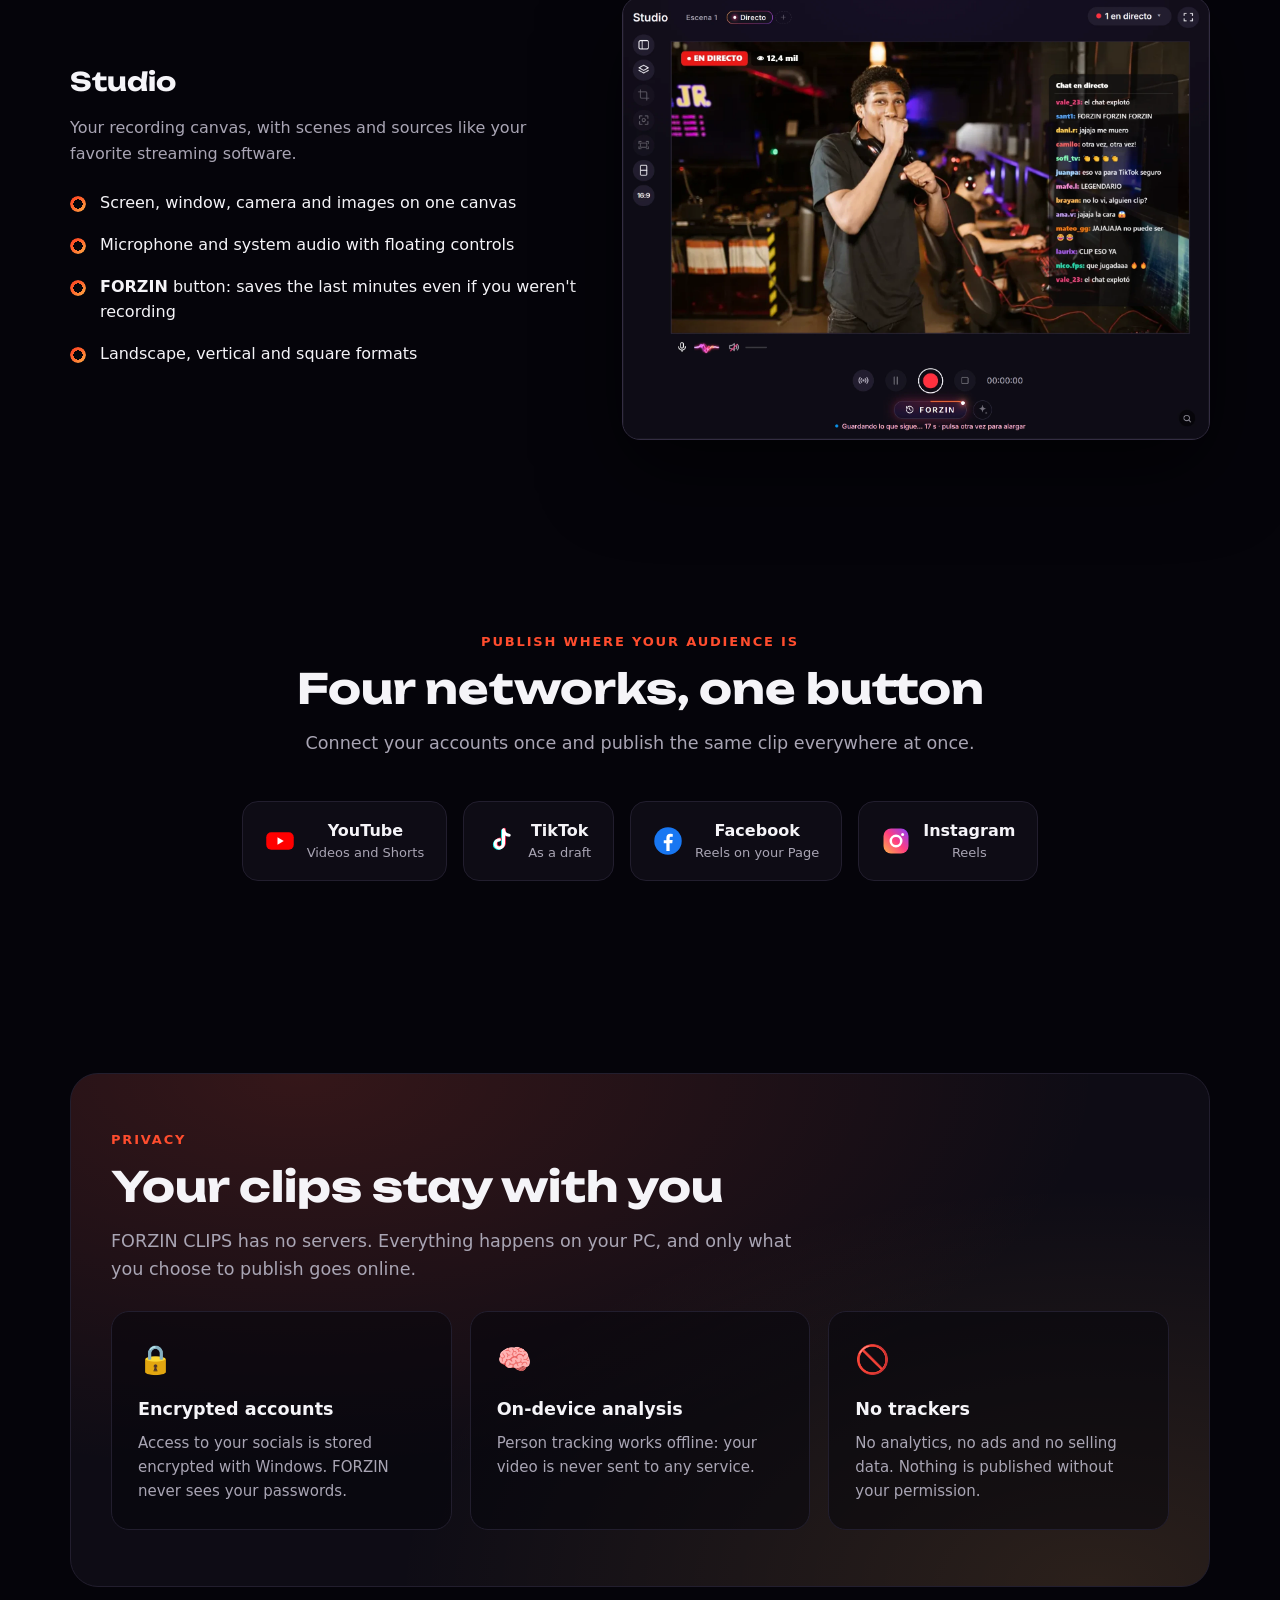
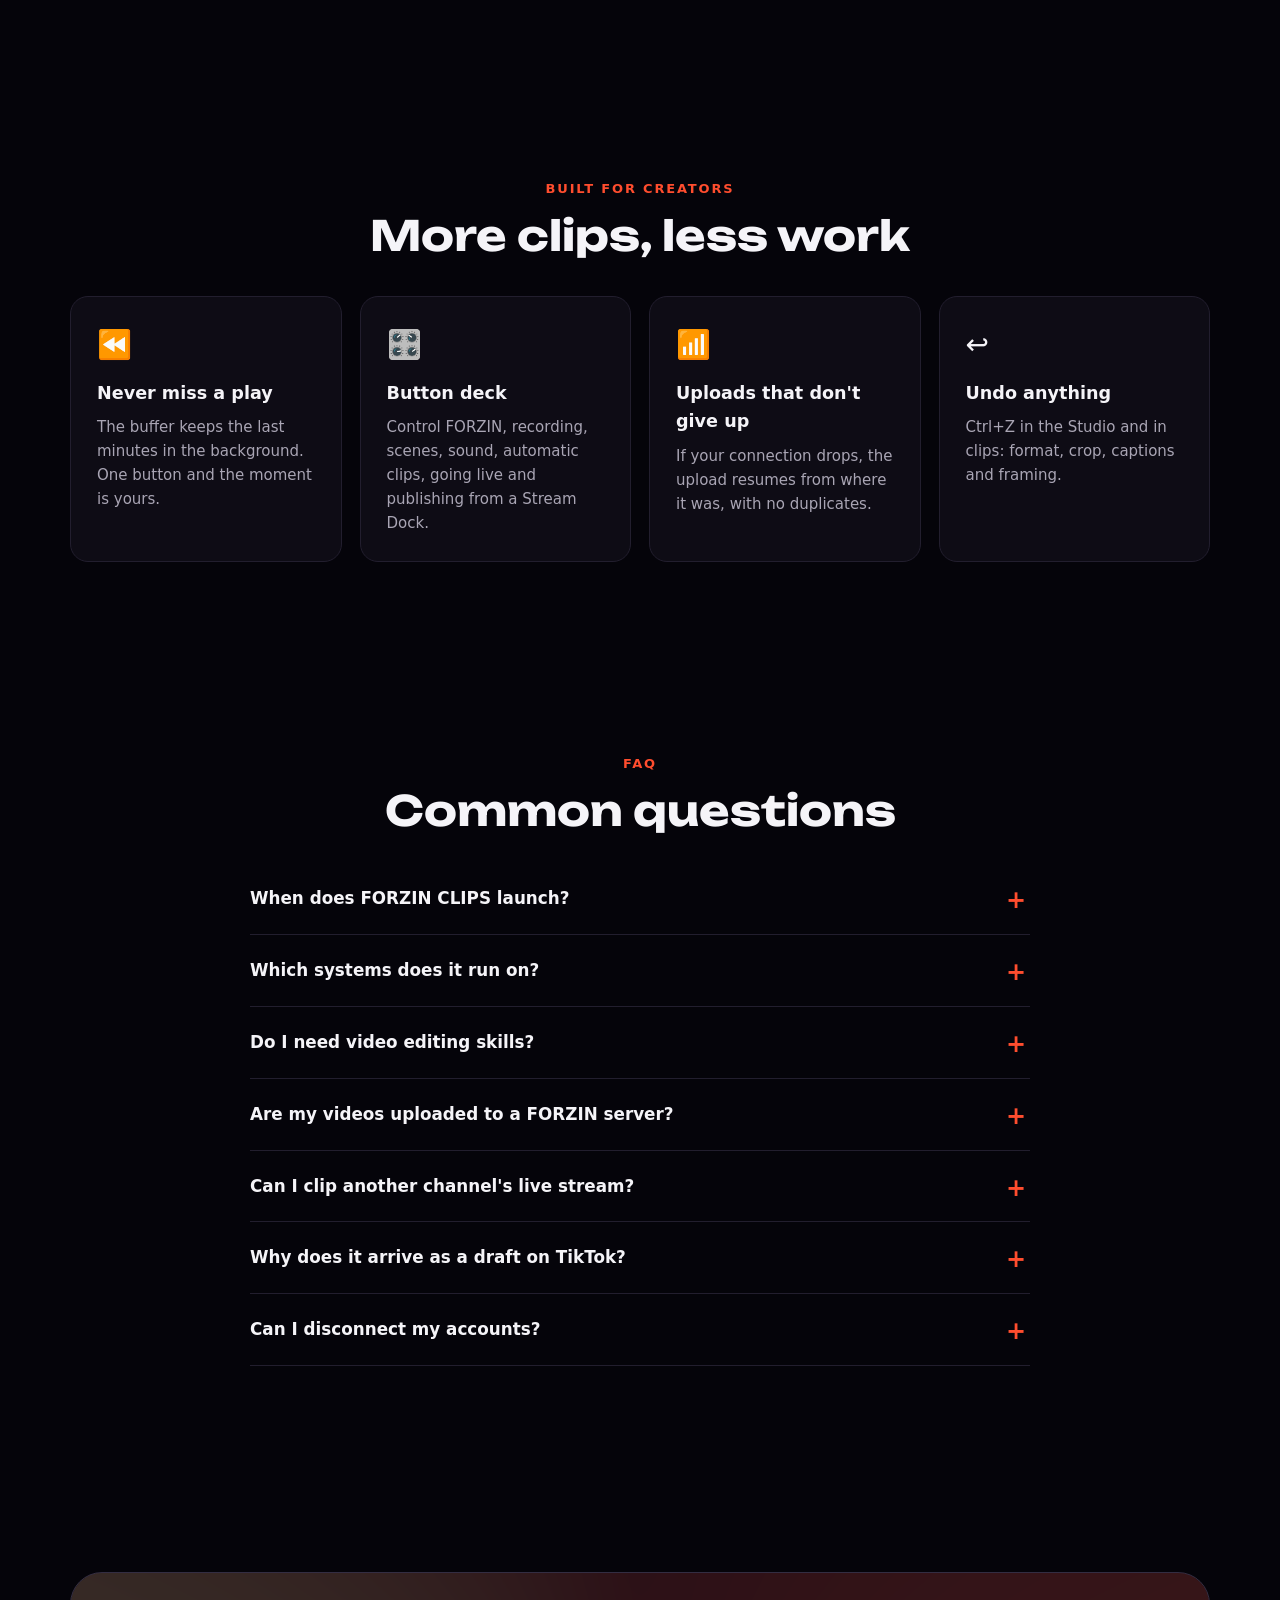
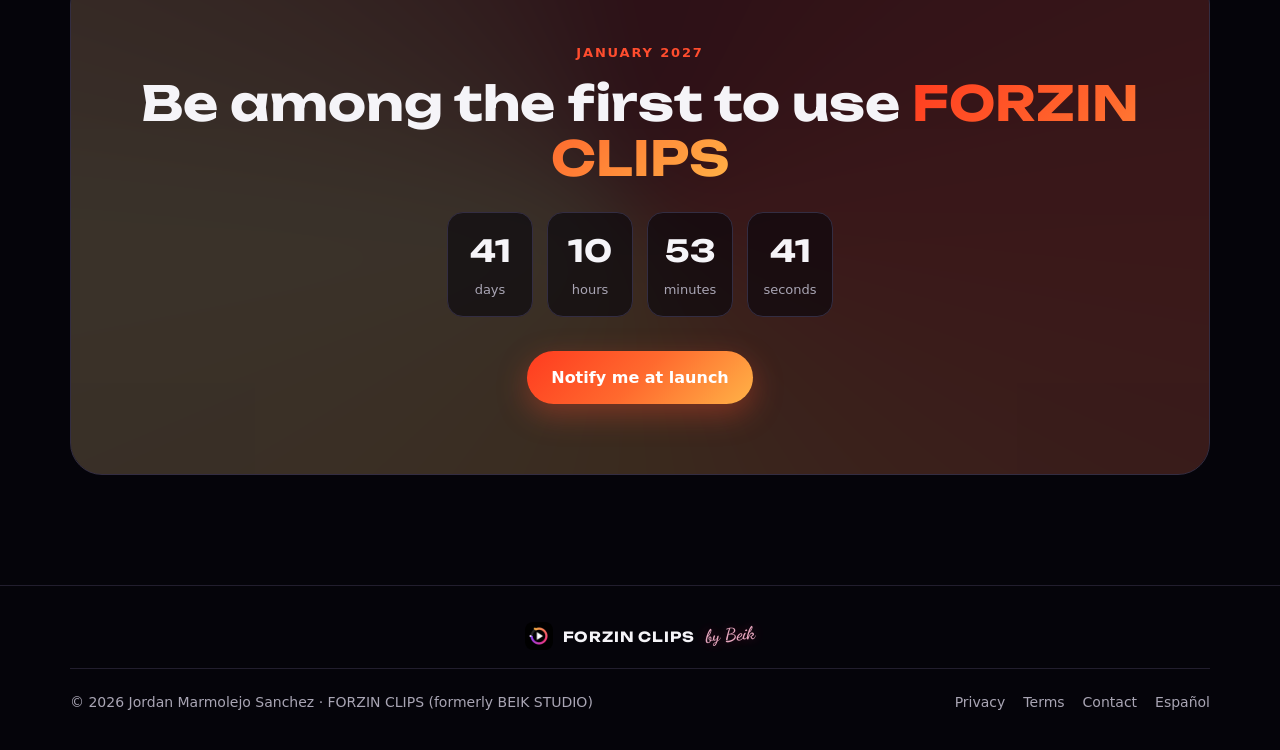
<file: index-en.html>
<!doctype html>
<html lang="en">
<head>
<meta charset="utf-8">
<meta name="viewport" content="width=device-width,initial-scale=1">
<title>FORZIN CLIPS · Your best moments, ready for social in seconds</title>
<meta name="description" content="FORZIN CLIPS is a Windows app that records your stream, saves the play that just happened with one button and turns it into a vertical clip with captions for YouTube Shorts, TikTok, Facebook Reels and Instagram Reels.">
<meta name="theme-color" content="#05040A">
<meta property="og:title" content="FORZIN CLIPS">
<meta property="og:description" content="Record, crop and publish your best moments in seconds. For streamers and creators, on Windows.">
<meta property="og:image" content="img/app.webp">
<link rel="icon" href="img/favicon.png" type="image/png">
<link rel="apple-touch-icon" href="img/apple-touch-icon.png">
<link rel="alternate" hreflang="es" href="index.html">
<link rel="stylesheet" href="site.css">
</head>
<body>
<header class="top"><div class="wrap">
  <a class="brand" href="index-en.html"><img src="img/icon-1024.png" alt="" width="34" height="34"><span class="bn">FORZIN CLIPS<small class="sig">by Beik</small></span></a>
  <button class="menu-btn" aria-label="Open menu" aria-expanded="false">☰</button>
  <nav class="nav" aria-label="Navigation">
    <a href="#how">How it works</a>
    <a href="#features">Features</a>
    <a href="#privacy">Privacy</a>
    <a href="#faq">FAQ</a>
    <a href="index.html" hreflang="es">Español</a>
    <a class="btn primary" data-waitlist href="#launch">Notify me</a>
  </nav>
</div></header>

<main>
<section class="hero">
  <div class="blob b1"></div><div class="blob b2"></div><div class="blob b3"></div>
  <div class="wrap">
    <div class="reveal">
      <div class="badge"><i></i>Windows · Launching January 2027</div>
      <h1>Your best moments, ready for <span class="rotator" data-words="TikTok|YouTube Shorts|Reels|your community"><span>TikTok</span></span> in seconds.</h1>
      <p class="lead">FORZIN CLIPS records your stream or captures one from Kick, YouTube or Twitch, saves the play that <strong>just happened</strong> (and the reaction that follows) with one button and turns it into a vertical clip with captions, ready to publish on all your socials.</p>
      <div class="cta">
        <a class="btn primary" data-waitlist href="#launch">Notify me at launch</a>
        <a class="btn ghost" href="#how">See how it works</a>
      </div>
    </div>
    <div class="reveal d2 stage" style="position:relative">
      <div class="ring" aria-hidden="true"></div>
      <div class="shot"><img src="img/app.webp" alt="FORZIN CLIPS: the Studio on the left and a vertical clip with a caption on the right" width="2400" height="1350" fetchpriority="high"></div>
    </div>
  </div>
</section>

<section id="how">
  <div class="wrap center">
    <p class="kicker reveal">How it works</p>
    <h2 class="reveal">From your stream to your socials in 3 steps</h2>
    <p class="sub reveal">No complicated editors, no uploading files by hand.</p>
  </div>
  <div class="wrap steps" style="text-align:left">
    <div class="step reveal"><div class="n">1</div><h3>Record or hit FORZIN</h3><p>Record your screen, a window, your camera or a Kick, YouTube or Twitch stream. Something epic happened? Hit <strong>FORZIN</strong> (on your PC or Stream Dock) and save what happened and what comes next.</p></div>
    <div class="step reveal d1"><div class="n">2</div><h3>Shape the clip</h3><p>Switch to vertical 9:16, move and scale the video, fill the gaps with a blurred background, add styled captions and let tracking frame the person.</p></div>
    <div class="step reveal d2"><div class="n">3</div><h3>Publish in one click</h3><p>Pick your networks and hit Publish: YouTube Shorts, TikTok, Facebook Reels and Instagram Reels. If your connection drops, the upload resumes on its own.</p></div>
  </div>
</section>

<section id="live">
  <div class="wrap center">
    <p class="kicker reveal">Live moments</p>
    <h2 class="reveal">While your chat goes wild, FORZIN saves the play</h2>
    <p class="sub reveal">One button and the last minutes of your stream become a clip.</p>
  </div>
  <div class="wrap wide">
  <div class="lives">
    <div class="lv big reveal" data-v="5300"><img src="img/live/11.webp" alt="Streamer live" loading="lazy" width="960" height="540"><div class="tag"><span class="on">LIVE</span><span class="views">👁 <b></b></span></div><div class="chat" aria-hidden="true"></div><div class="fz" aria-hidden="true"><img src="img/favicon.png" alt=""></div></div>
    <div class="lv reveal" data-v="32700"><img src="img/live/12.webp" alt="Streamer live" loading="lazy" width="960" height="540"><div class="tag"><span class="on">LIVE</span><span class="views">👁 <b></b></span></div><div class="chat" aria-hidden="true"></div><div class="fz" aria-hidden="true"><img src="img/favicon.png" alt=""></div></div>
    <div class="lv reveal" data-v="2100"><img src="img/live/13.webp" alt="Streamer live" loading="lazy" width="960" height="540"><div class="tag"><span class="on">LIVE</span><span class="views">👁 <b></b></span></div><div class="chat" aria-hidden="true"></div><div class="fz" aria-hidden="true"><img src="img/favicon.png" alt=""></div></div>
    <div class="lv reveal" data-v="9800"><img src="img/live/16.webp" alt="Streamer live" loading="lazy" width="960" height="540"><div class="tag"><span class="on">LIVE</span><span class="views">👁 <b></b></span></div><div class="chat" aria-hidden="true"></div><div class="fz" aria-hidden="true"><img src="img/favicon.png" alt=""></div></div>
    <div class="lv big reveal" data-v="14600"><img src="img/live/22.webp" alt="Streamer live" loading="lazy" width="960" height="540"><div class="tag"><span class="on">LIVE</span><span class="views">👁 <b></b></span></div><div class="chat" aria-hidden="true"></div><div class="fz" aria-hidden="true"><img src="img/favicon.png" alt=""></div></div>
    <div class="lv reveal" data-v="18400"><img src="img/live/01.webp" alt="Streamer live" loading="lazy" width="960" height="540"><div class="tag"><span class="on">LIVE</span><span class="views">👁 <b></b></span></div><div class="chat" aria-hidden="true"></div><div class="fz" aria-hidden="true"><img src="img/favicon.png" alt=""></div></div>
  </div>
  <p class="credit">Sample photos from <a href="https://www.pexels.com" rel="noopener" target="_blank">Pexels</a>. The people shown are not affiliated with FORZIN CLIPS.</p>
  </div>
</section>
<section id="new">
  <div class="wrap center">
    <p class="kicker reveal">What's new</p>
    <h2 class="reveal">Clips from any live stream, from your PC</h2>
    <p class="sub reveal">FORZIN watches the channels you pick, alerts you when they go live and saves the best moments.</p>
  </div>
  <div class="wrap grid" style="margin-top:36px;grid-template-columns:repeat(auto-fit,minmax(300px,1fr))">
    <div class="card reveal"><div class="ic">📡</div><h3>Kick, YouTube and Twitch streams</h3><p>Add channels by name or link. When they go live, FORZIN lets you know and captures them in the Studio (YouTube and Twitch through their official player).</p></div>
    <div class="card reveal d1"><div class="ic">🔔</div><h3>Alerts on your PC</h3><p>When a channel goes live you get a Windows notification; one click and you choose to capture it.</p></div>
    <div class="card reveal d2"><div class="ic">⏯️</div><h3>Before and after the button</h3><p>FORZIN saves what happened and the reaction that comes next. Press again to extend the clip, with no repeated scenes.</p></div>
    <div class="card reveal d3"><div class="ic">✦</div><h3>Automatic clips with local AI</h3><p>Laughs, applause and interesting topics turn into clips on their own, with title and captions, and the AI runs on your own PC.</p></div>
    <div class="card reveal"><div class="ic">🎧</div><h3>Clean sound</h3><p>The stream's sound always goes into the clip and you choose whether to hear it. No echo or double sound while capturing.</p></div>
    <div class="card reveal d1"><div class="ic">🎛️</div><h3>Stream Dock</h3><p>Keys for FORZIN, recording, scenes, mic, stream sound, automatic clips, going live, switching streams and publishing.</p></div>
  </div>
</section>
<section id="features">
  <div class="wrap center">
    <p class="kicker reveal">Features</p>
    <h2 class="reveal">Everything you need for your clips</h2>
    <p class="sub reveal">Real screenshots of the app (interface in Spanish).</p>
    <div class="tabs reveal" role="tablist" aria-label="Features">
      <button class="tab" role="tab" id="t1" aria-controls="p1" aria-selected="true">Studio</button>
      <button class="tab" role="tab" id="t2" aria-controls="p2" aria-selected="false" tabindex="-1">Vertical clips</button>
      <button class="tab" role="tab" id="t3" aria-controls="p3" aria-selected="false" tabindex="-1">Crop</button>
      <button class="tab" role="tab" id="t4" aria-controls="p4" aria-selected="false" tabindex="-1">Tracking</button>
      <button class="tab" role="tab" id="t5" aria-controls="p5" aria-selected="false" tabindex="-1">FORZIN button</button>
      <button class="tab" role="tab" id="t6" aria-controls="p6" aria-selected="false" tabindex="-1">FORZIN Voice</button>
      <button class="tab" role="tab" id="t7" aria-controls="p7" aria-selected="false" tabindex="-1">Reverb</button>
      <button class="tab" role="tab" id="t8" aria-controls="p8" aria-selected="false" tabindex="-1">Split</button>
      <button class="tab" role="tab" id="t10" aria-controls="p10" aria-selected="false" tabindex="-1">Stream Dock</button>
    </div>
  </div>
  <div class="wrap">
    <div class="panel show" role="tabpanel" id="p1" aria-labelledby="t1">
      <div class="txt"><h3>Studio</h3><p>Your recording canvas, with scenes and sources like your favorite streaming software.</p>
        <ul><li>Screen, window, camera and images on one canvas</li><li>Microphone and system audio with floating controls</li><li><strong>FORZIN</strong> button: saves the last minutes even if you weren't recording</li><li>Landscape, vertical and square formats</li></ul></div>
      <div class="shot"><img src="img/studio-forzin.webp" alt="The FORZIN CLIPS Studio with a source on the canvas" loading="lazy" width="1751" height="1320"></div>
    </div>
    <div class="panel" role="tabpanel" id="p5" aria-labelledby="t5" hidden>
      <div class="txt"><h3>FORZIN button</h3><p>Saves the moment even if you weren't recording: what happened and the reaction that follows.</p>
        <ul><li>Before only, before and after, or custom</li><li>The ring turns orange while it saves what comes next</li><li>Press again to extend the clip, with no repeated scenes</li><li>Also with Ctrl+Shift+F or the Stream Dock</li></ul></div>
      <div class="shot"><img src="img/forzin-menu.webp" alt="FORZIN button menu with the time and what the button saves" loading="lazy" width="1695" height="887"></div>
    </div>
    <div class="panel" role="tabpanel" id="p6" aria-labelledby="t6" hidden>
      <div class="txt"><h3>FORZIN Voice</h3><p>Pro filters for your mic in one click, in real time.</p>
        <ul><li>Styles: Natural, Podcast, Streamer, Radio, Noisy room</li><li>AI noise removal and noise gate</li><li>EQ and compressor for an even voice</li><li>Save your own presets</li></ul></div>
      <div class="shot tall"><img src="img/voz-forzin.webp" alt="FORZIN Voice window with the voice wave and its tabs" loading="lazy" width="1050" height="1461"></div>
    </div>
    <div class="panel" role="tabpanel" id="p7" aria-labelledby="t7" hidden>
      <div class="txt"><h3>FORZIN Reverb</h3><p>Give your voice the sound of a room, with a 3D view of the space.</p>
        <ul><li>Ready-made styles and filter, space, tail and mix knobs</li><li>Effect amount in one control</li><li>Undo everything with Ctrl+Z</li></ul></div>
      <div class="shot tall"><img src="img/voz-reverb.webp" alt="Reverb tab in FORZIN Voice with the 3D room and its knobs" loading="lazy" width="1050" height="1461"></div>
    </div>
    <div class="panel" role="tabpanel" id="p8" aria-labelledby="t8" hidden>
      <div class="txt"><h3>Split and tracking</h3><p>Two people in one vertical clip: one frame on top and one below, each following its person.</p>
        <ul><li>1 person or 2 people</li><li>Each frame Fixed or "Follow" (tracks a face)</li><li>Draw the frames by dragging on the canvas</li><li>The recording stays complete</li></ul></div>
      <div class="shot"><img src="img/dividido.webp" alt="Studio with two Split frames and the bar with Fixed / Follow" loading="lazy" width="1751" height="1320"></div>
    </div>
    
    <div class="panel" role="tabpanel" id="p10" aria-labelledby="t10" hidden>
      <div class="txt"><h3>Stream Dock</h3><p>Every feature on a key, with its state in sight.</p>
        <ul><li>FORZIN, record, pause, scenes and mic</li><li>Stream sound, PC audio and automatic clips</li><li>Go live, switch streams and publish the last clip</li></ul></div>
      <div class="shot"><img src="img/streamdock.webp" alt="FORZIN CLIPS keys for Stream Dock" loading="lazy" width="734" height="564"></div>
    </div>
    <div class="panel" role="tabpanel" id="p2" aria-labelledby="t2" hidden>
      <div class="txt"><h3>Vertical clips</h3><p>Turn any recording into a Short or a Reel without leaving the app.</p>
        <ul><li>9:16, 1:1, 16:9 and 4:5 formats</li><li>Move and scale the video right on the player</li><li>Black or blurred-video background</li><li>Styled captions: TikTok, neon, box, highlighted word…</li></ul></div>
      <div class="shot"><img src="img/clip.webp" alt="Clip panel with a vertical video, blurred background and a caption" loading="lazy" width="700" height="937"></div>
    </div>
    <div class="panel" role="tabpanel" id="p3" aria-labelledby="t3" hidden>
      <div class="txt"><h3>Crop</h3><p>Crop and straighten any source or video precisely.</p>
        <ul><li>Free, 1:1, 3:4, 4:3, 16:9 and 9:16 ratios</li><li>Rotation that snaps to 0°</li><li>Undo everything with Ctrl+Z</li></ul></div>
      <div class="shot"><img src="img/recortar.webp" alt="Crop window with a 9:16 frame over the image" loading="lazy" width="1000" height="668"></div>
    </div>
    <div class="panel" role="tabpanel" id="p4" aria-labelledby="t4" hidden>
      <div class="txt"><h3>Auto tracking</h3><p>FORZIN detects the person and moves the frame like a pro camera operator.</p>
        <ul><li>Face, upper body or full body</li><li>Smooth moves, no jumps or jitter</li><li>Analyzed on your PC, your video is never sent anywhere</li></ul></div>
      <div class="shot"><img src="img/seguimiento.webp" alt="Tracking options in the Clip panel" loading="lazy" width="700" height="937"></div>
    </div>
  </div>
</section>

<section>
  <div class="wrap center">
    <p class="kicker reveal">Publish where your audience is</p>
    <h2 class="reveal">Four networks, one button</h2>
    <p class="sub reveal">Connect your accounts once and publish the same clip everywhere at once.</p>
    <div class="platforms reveal">
      <div class="pf"><svg viewBox="0 0 24 24" aria-hidden="true"><rect x="1" y="5" width="22" height="14" rx="4" fill="#FF0000"/><path d="M10 9l5 3-5 3z" fill="#fff"/></svg><div>YouTube<small>Videos and Shorts</small></div></div>
      <div class="pf"><svg viewBox="0 0 24 24" aria-hidden="true"><path d="M14 3v11.2a3.3 3.3 0 1 1-3.3-3.3" fill="none" stroke="#25F4EE" stroke-width="2.4" stroke-linecap="round" transform="translate(-.7 .5)"/><path d="M14 3v11.2a3.3 3.3 0 1 1-3.3-3.3" fill="none" stroke="#FE2C55" stroke-width="2.4" stroke-linecap="round" transform="translate(.7 -.5)"/><path d="M14 3v11.2a3.3 3.3 0 1 1-3.3-3.3M14 3c.4 2.6 2.1 4.2 4.6 4.4" fill="none" stroke="#fff" stroke-width="2.4" stroke-linecap="round"/></svg><div>TikTok<small>As a draft</small></div></div>
      <div class="pf"><svg viewBox="0 0 24 24" aria-hidden="true"><circle cx="12" cy="12" r="11" fill="#1877F2"/><path d="M13.3 20v-6.3h2.1l.3-2.5h-2.4V9.7c0-.7.2-1.2 1.2-1.2h1.3V6.3a17 17 0 0 0-1.9-.1c-1.9 0-3.2 1.1-3.2 3.3v1.8H8.6v2.5h2.1V20z" fill="#fff"/></svg><div>Facebook<small>Reels on your Page</small></div></div>
      <div class="pf"><svg viewBox="0 0 24 24" aria-hidden="true"><defs><linearGradient id="ig" x1="0" y1="1" x2="1" y2="0"><stop offset="0" stop-color="#FFB347"/><stop offset=".5" stop-color="#FF3D81"/><stop offset="1" stop-color="#8A3FFC"/></linearGradient></defs><rect x="2" y="2" width="20" height="20" rx="6" fill="url(#ig)"/><circle cx="12" cy="12" r="4.2" fill="none" stroke="#fff" stroke-width="2"/><circle cx="17.3" cy="6.7" r="1.2" fill="#fff"/></svg><div>Instagram<small>Reels</small></div></div>
    </div>
  </div>
</section>

<section id="privacy">
  <div class="wrap">
    <div class="privacy reveal">
      <p class="kicker">Privacy</p>
      <h2>Your clips stay with you</h2>
      <p class="sub" style="margin-bottom:0">FORZIN CLIPS has no servers. Everything happens on your PC, and only what you choose to publish goes online.</p>
      <div class="grid">
        <div class="card"><div class="ic">🔒</div><h3>Encrypted accounts</h3><p>Access to your socials is stored encrypted with Windows. FORZIN never sees your passwords.</p></div>
        <div class="card"><div class="ic">🧠</div><h3>On-device analysis</h3><p>Person tracking works offline: your video is never sent to any service.</p></div>
        <div class="card"><div class="ic">🚫</div><h3>No trackers</h3><p>No analytics, no ads and no selling data. Nothing is published without your permission.</p></div>
      </div>
    </div>
  </div>
</section>

<section>
  <div class="wrap center"><p class="kicker reveal">Built for creators</p><h2 class="reveal">More clips, less work</h2></div>
  <div class="wrap grid" style="margin-top:36px">
    <div class="card reveal"><div class="ic">⏪</div><h3>Never miss a play</h3><p>The buffer keeps the last minutes in the background. One button and the moment is yours.</p></div>
    <div class="card reveal d1"><div class="ic">🎛️</div><h3>Button deck</h3><p>Control FORZIN, recording, scenes, sound, automatic clips, going live and publishing from a Stream Dock.</p></div>
    <div class="card reveal d2"><div class="ic">📶</div><h3>Uploads that don't give up</h3><p>If your connection drops, the upload resumes from where it was, with no duplicates.</p></div>
    <div class="card reveal d3"><div class="ic">↩️</div><h3>Undo anything</h3><p>Ctrl+Z in the Studio and in clips: format, crop, captions and framing.</p></div>
  </div>
</section>

<section id="faq">
  <div class="wrap center"><p class="kicker reveal">FAQ</p><h2 class="reveal">Common questions</h2></div>
  <div class="wrap faq reveal" style="margin-top:28px">
    <details><summary>When does FORZIN CLIPS launch?</summary><p>Launch is planned for January 2027. Hit "Notify me" and we'll let you know when it's ready.</p></details>
    <details><summary>Which systems does it run on?</summary><p>Windows 10 and Windows 11.</p></details>
    <details><summary>Do I need video editing skills?</summary><p>No. Pick the format, move the video with your mouse, type your caption and hit Publish.</p></details>
    <details><summary>Are my videos uploaded to a FORZIN server?</summary><p>No. FORZIN CLIPS has no servers. Your clips only leave your PC when you publish them, straight to the network you choose.</p></details>
    <details><summary>Can I clip another channel's live stream?</summary><p>Yes, from Kick, YouTube and Twitch, by adding the channel in Settings → Streams (by name or link). Only do it with creators who allow you to clip their content.</p></details>
    <details><summary>Why does it arrive as a draft on TikTok?</summary><p>FORZIN sends the clip to your TikTok inbox. There you write the final caption and post it from the TikTok app.</p></details>
    <details><summary>Can I disconnect my accounts?</summary><p>Yes, anytime, from Settings. The access stored on your PC is deleted.</p></details>
  </div>
</section>

<section class="final" id="launch">
  <div class="wrap"><div class="box reveal">
    <p class="kicker">January 2027</p>
    <h2>Be among the first to use <span class="grad-text">FORZIN CLIPS</span></h2>
    <div class="count" aria-label="Countdown to launch">
      <div><b data-k="d">--</b><span>days</span></div><div><b data-k="h">--</b><span>hours</span></div><div><b data-k="m">--</b><span>minutes</span></div><div><b data-k="s">--</b><span>seconds</span></div>
    </div>
    <a class="btn primary" data-waitlist href="#launch">Notify me at launch</a>
  </div></div>
</section>
</main>

<footer><div class="wrap">
  <div class="fsig"><img src="img/icon-1024.png" alt="" width="28" height="28" loading="lazy"><span>FORZIN CLIPS <em>by Beik</em></span></div>
  <div>© <span data-year>2026</span> Jordan Marmolejo Sanchez · FORZIN CLIPS (formerly BEIK STUDIO)</div>
  <nav aria-label="Documents"><a href="privacy.html">Privacy</a><a href="terms.html">Terms</a><a href="mailto:Jordanmarmolejosanchez@gmail.com">Contact</a><a href="index.html" hreflang="es">Español</a></nav>
</div></footer>
<script src="site.js"></script>
</body>
</html>
</file>
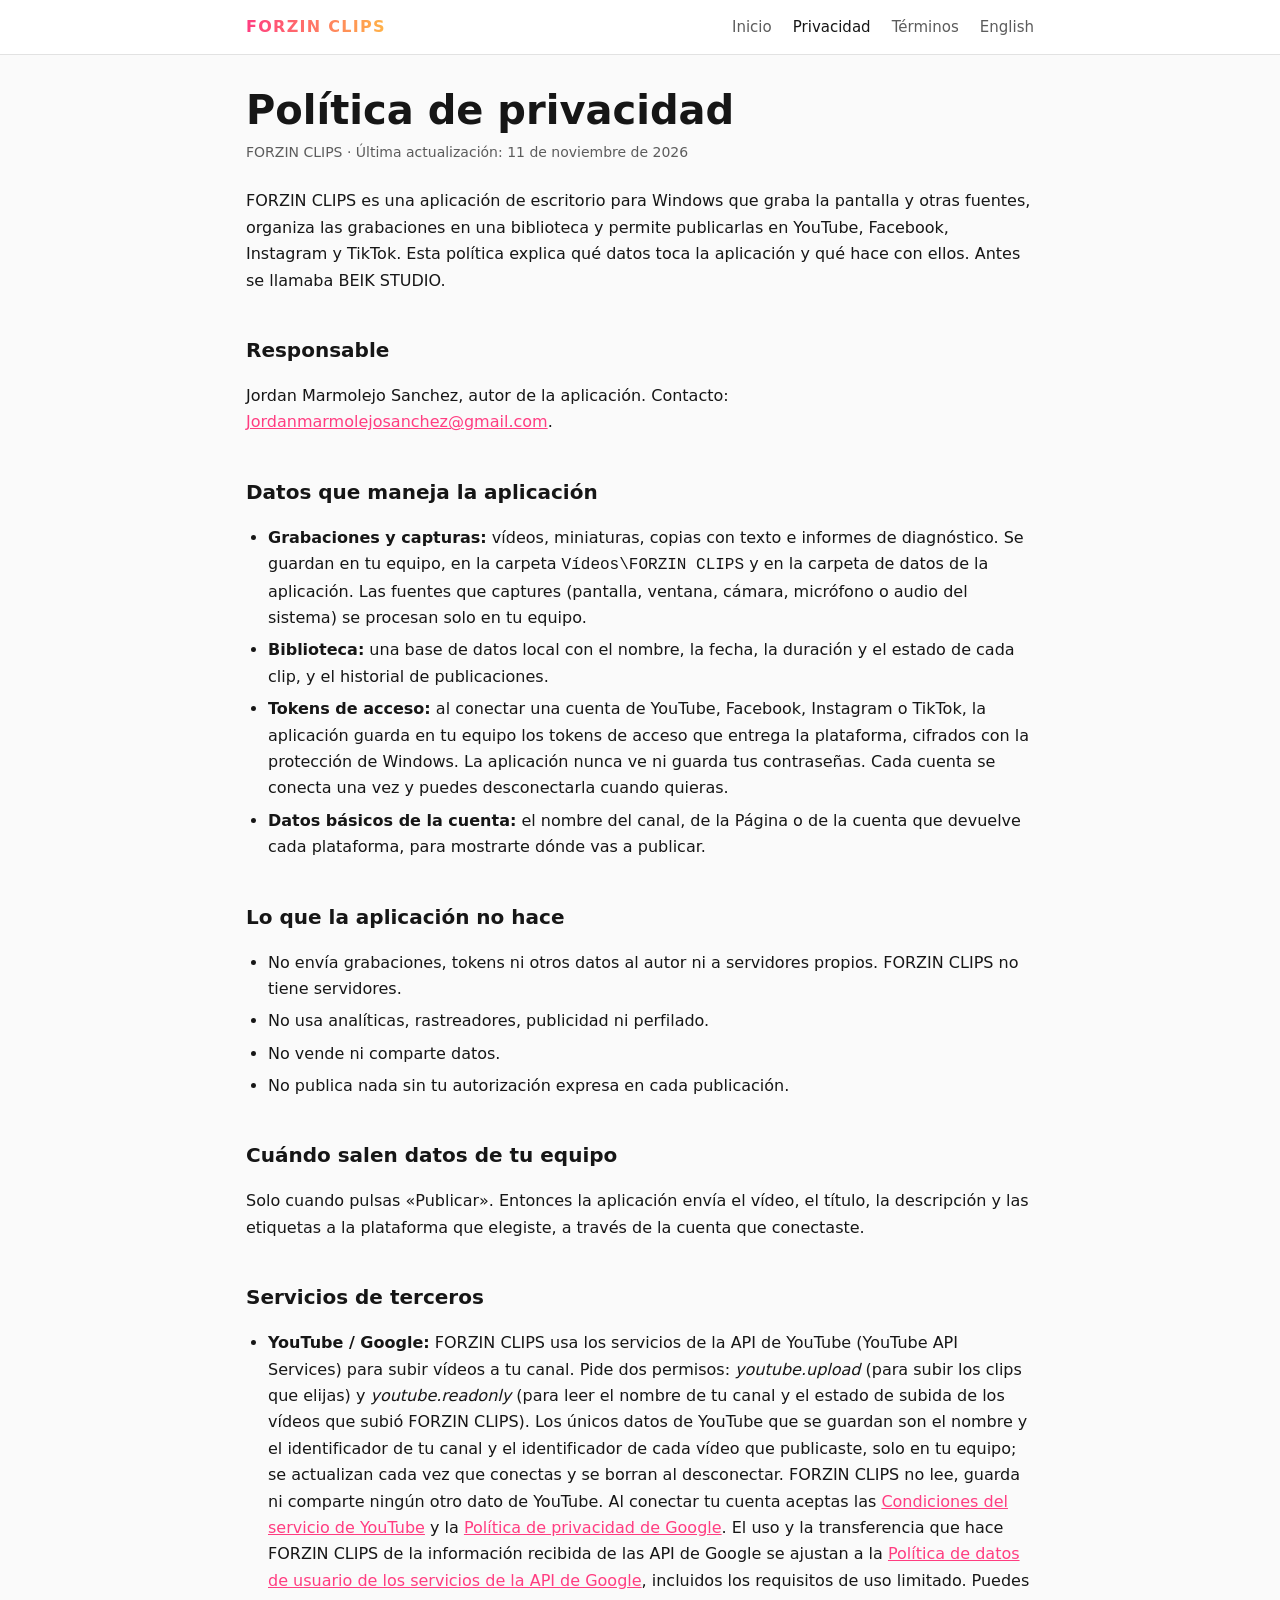
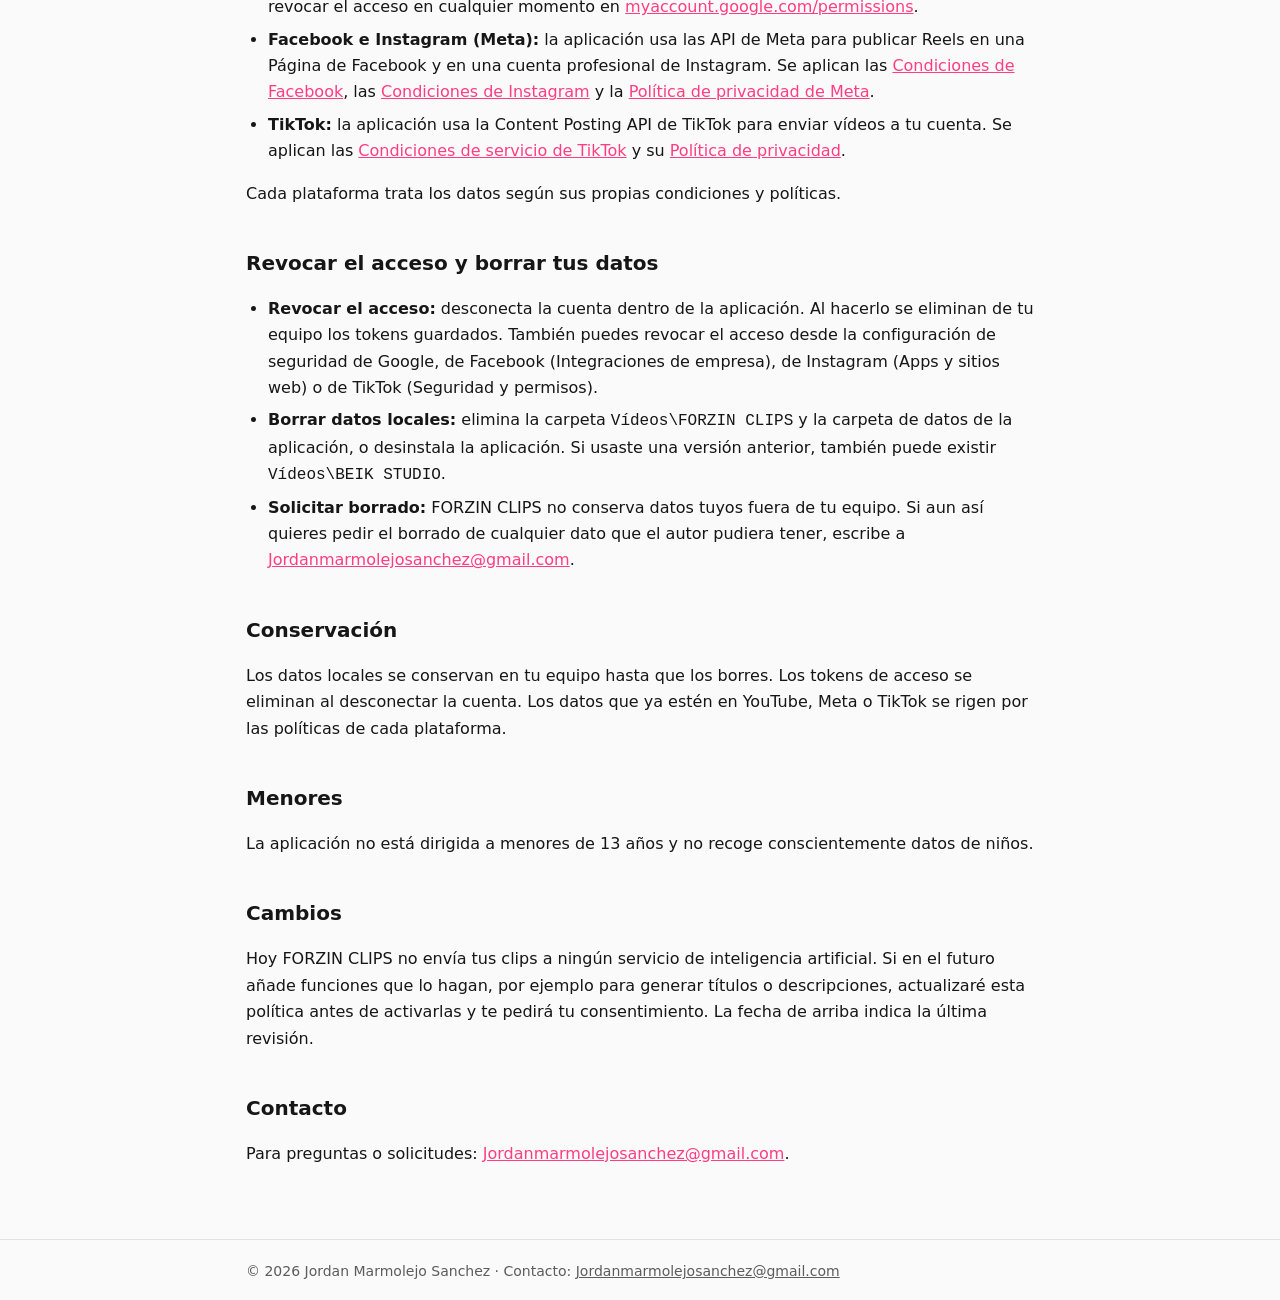
<file: privacidad.html>
<!doctype html>
<html lang="es">
<head>
<meta charset="utf-8">
<meta name="viewport" content="width=device-width,initial-scale=1">
<title>Política de privacidad · FORZIN CLIPS</title>
<meta name="description" content="Política de privacidad · FORZIN CLIPS">
<link rel="alternate" hreflang="en" href="privacy.html">
<style>
:root{--bg:#111;--panel:#1a1a1a;--line:#2c2c2c;--text:#f2f2f2;--muted:#a8a8a8;--a1:#ff3d81;--a2:#ffb347;--a3:#8a3ffc}
@media (prefers-color-scheme:light){:root{--bg:#fafafa;--panel:#fff;--line:#e2e2e2;--text:#161616;--muted:#5c5c5c}}
*{box-sizing:border-box}
html{-webkit-text-size-adjust:100%}
body{margin:0;background:var(--bg);color:var(--text);font:16px/1.65 system-ui,-apple-system,"Segoe UI",Roboto,sans-serif}
a{color:var(--a1)}a:hover{color:var(--a2)}
header.top{border-bottom:1px solid var(--line);background:var(--panel)}
.bar{max-width:820px;margin:0 auto;padding:14px 16px;display:flex;flex-wrap:wrap;gap:10px 22px;align-items:center;justify-content:space-between}
.brand{font-weight:800;letter-spacing:.08em;text-decoration:none;color:var(--text);background:linear-gradient(90deg,var(--a1),var(--a2));-webkit-background-clip:text;background-clip:text;-webkit-text-fill-color:transparent}
nav a{margin-right:16px;text-decoration:none;color:var(--muted);font-size:15px}
nav a:hover,nav a[aria-current]{color:var(--text)}
nav a:last-child{margin-right:0}
main{max-width:820px;margin:0 auto;padding:32px 16px 56px}
h1{font-size:clamp(1.8rem,5vw,2.5rem);line-height:1.15;margin:0 0 8px}
h2{font-size:1.25rem;margin:36px 0 8px;padding-top:4px}
.meta{color:var(--muted);font-size:14px;margin:0 0 24px}
ul{padding-left:22px}li{margin:6px 0}
.card{background:var(--panel);border:1px solid var(--line);border-radius:12px;padding:18px 20px;margin:20px 0}
.hero p.lead{font-size:1.15rem;color:var(--muted);max-width:60ch}
.grid{display:grid;gap:14px;grid-template-columns:repeat(auto-fit,minmax(200px,1fr));margin:24px 0}
.grid .card{margin:0}.grid h3{margin:0 0 6px;font-size:1rem}.grid p{margin:0;color:var(--muted);font-size:15px}
footer{border-top:1px solid var(--line);color:var(--muted);font-size:14px}
footer div{max-width:820px;margin:0 auto;padding:20px 16px}
footer a{color:var(--muted)}
</style>
</head>
<body>
<header class="top"><div class="bar">
<a class="brand" href="index.html">FORZIN CLIPS</a>
<nav aria-label="Navegación">
<a href="index.html">Inicio</a>
<a href="privacidad.html" aria-current="page">Privacidad</a>
<a href="terminos.html">Términos</a>
<a href="privacy.html" hreflang="en">English</a>
</nav></div></header>
<main>

<h1>Política de privacidad</h1>
<p class="meta">FORZIN CLIPS · Última actualización: 11 de noviembre de 2026</p>

<p>FORZIN CLIPS es una aplicación de escritorio para Windows que graba la pantalla y otras fuentes, organiza las grabaciones en una biblioteca y permite publicarlas en YouTube, Facebook, Instagram y TikTok. Esta política explica qué datos toca la aplicación y qué hace con ellos. Antes se llamaba BEIK STUDIO.</p>

<h2>Responsable</h2>
<p>Jordan Marmolejo Sanchez, autor de la aplicación. Contacto: <a href="mailto:Jordanmarmolejosanchez@gmail.com">Jordanmarmolejosanchez@gmail.com</a>.</p>

<h2>Datos que maneja la aplicación</h2>
<ul>
<li><strong>Grabaciones y capturas:</strong> vídeos, miniaturas, copias con texto e informes de diagnóstico. Se guardan en tu equipo, en la carpeta <code>Vídeos\FORZIN CLIPS</code> y en la carpeta de datos de la aplicación. Las fuentes que captures (pantalla, ventana, cámara, micrófono o audio del sistema) se procesan solo en tu equipo.</li>
<li><strong>Biblioteca:</strong> una base de datos local con el nombre, la fecha, la duración y el estado de cada clip, y el historial de publicaciones.</li>
<li><strong>Tokens de acceso:</strong> al conectar una cuenta de YouTube, Facebook, Instagram o TikTok, la aplicación guarda en tu equipo los tokens de acceso que entrega la plataforma, cifrados con la protección de Windows. La aplicación nunca ve ni guarda tus contraseñas. Cada cuenta se conecta una vez y puedes desconectarla cuando quieras.</li>
<li><strong>Datos básicos de la cuenta:</strong> el nombre del canal, de la Página o de la cuenta que devuelve cada plataforma, para mostrarte dónde vas a publicar.</li>
</ul>

<h2>Lo que la aplicación no hace</h2>
<ul>
<li>No envía grabaciones, tokens ni otros datos al autor ni a servidores propios. FORZIN CLIPS no tiene servidores.</li>
<li>No usa analíticas, rastreadores, publicidad ni perfilado.</li>
<li>No vende ni comparte datos.</li>
<li>No publica nada sin tu autorización expresa en cada publicación.</li>
</ul>

<h2>Cuándo salen datos de tu equipo</h2>
<p>Solo cuando pulsas «Publicar». Entonces la aplicación envía el vídeo, el título, la descripción y las etiquetas a la plataforma que elegiste, a través de la cuenta que conectaste.</p>

<h2>Servicios de terceros</h2>
<ul>
<li><strong>YouTube / Google:</strong> FORZIN CLIPS usa los servicios de la API de YouTube (YouTube API Services) para subir vídeos a tu canal. Pide dos permisos: <em>youtube.upload</em> (para subir los clips que elijas) y <em>youtube.readonly</em> (para leer el nombre de tu canal y el estado de subida de los vídeos que subió FORZIN CLIPS). Los únicos datos de YouTube que se guardan son el nombre y el identificador de tu canal y el identificador de cada vídeo que publicaste, solo en tu equipo; se actualizan cada vez que conectas y se borran al desconectar. FORZIN CLIPS no lee, guarda ni comparte ningún otro dato de YouTube. Al conectar tu cuenta aceptas las <a href="https://www.youtube.com/t/terms">Condiciones del servicio de YouTube</a> y la <a href="https://policies.google.com/privacy">Política de privacidad de Google</a>. El uso y la transferencia que hace FORZIN CLIPS de la información recibida de las API de Google se ajustan a la <a href="https://developers.google.com/terms/api-services-user-data-policy">Política de datos de usuario de los servicios de la API de Google</a>, incluidos los requisitos de uso limitado. Puedes revocar el acceso en cualquier momento en <a href="https://myaccount.google.com/permissions">myaccount.google.com/permissions</a>.</li>
<li><strong>Facebook e Instagram (Meta):</strong> la aplicación usa las API de Meta para publicar Reels en una Página de Facebook y en una cuenta profesional de Instagram. Se aplican las <a href="https://www.facebook.com/terms">Condiciones de Facebook</a>, las <a href="https://help.instagram.com/581066165581870">Condiciones de Instagram</a> y la <a href="https://www.facebook.com/privacy/policy">Política de privacidad de Meta</a>.</li>
<li><strong>TikTok:</strong> la aplicación usa la Content Posting API de TikTok para enviar vídeos a tu cuenta. Se aplican las <a href="https://www.tiktok.com/legal/page/global/terms-of-service/es">Condiciones de servicio de TikTok</a> y su <a href="https://www.tiktok.com/legal/page/global/privacy-policy/es">Política de privacidad</a>.</li>
</ul>
<p>Cada plataforma trata los datos según sus propias condiciones y políticas.</p>

<h2 id="borrado">Revocar el acceso y borrar tus datos</h2>
<ul>
<li><strong>Revocar el acceso:</strong> desconecta la cuenta dentro de la aplicación. Al hacerlo se eliminan de tu equipo los tokens guardados. También puedes revocar el acceso desde la configuración de seguridad de Google, de Facebook (Integraciones de empresa), de Instagram (Apps y sitios web) o de TikTok (Seguridad y permisos).</li>
<li><strong>Borrar datos locales:</strong> elimina la carpeta <code>Vídeos\FORZIN CLIPS</code> y la carpeta de datos de la aplicación, o desinstala la aplicación. Si usaste una versión anterior, también puede existir <code>Vídeos\BEIK STUDIO</code>.</li>
<li><strong>Solicitar borrado:</strong> FORZIN CLIPS no conserva datos tuyos fuera de tu equipo. Si aun así quieres pedir el borrado de cualquier dato que el autor pudiera tener, escribe a <a href="mailto:Jordanmarmolejosanchez@gmail.com">Jordanmarmolejosanchez@gmail.com</a>.</li>
</ul>

<h2>Conservación</h2>
<p>Los datos locales se conservan en tu equipo hasta que los borres. Los tokens de acceso se eliminan al desconectar la cuenta. Los datos que ya estén en YouTube, Meta o TikTok se rigen por las políticas de cada plataforma.</p>

<h2>Menores</h2>
<p>La aplicación no está dirigida a menores de 13 años y no recoge conscientemente datos de niños.</p>

<h2>Cambios</h2>
<p>Hoy FORZIN CLIPS no envía tus clips a ningún servicio de inteligencia artificial. Si en el futuro añade funciones que lo hagan, por ejemplo para generar títulos o descripciones, actualizaré esta política antes de activarlas y te pedirá tu consentimiento. La fecha de arriba indica la última revisión.</p>

<h2>Contacto</h2>
<p>Para preguntas o solicitudes: <a href="mailto:Jordanmarmolejosanchez@gmail.com">Jordanmarmolejosanchez@gmail.com</a>.</p>

</main>
<footer><div>© 2026 Jordan Marmolejo Sanchez · Contacto: <a href="mailto:Jordanmarmolejosanchez@gmail.com">Jordanmarmolejosanchez@gmail.com</a></div></footer>
</body>
</html>
</file>
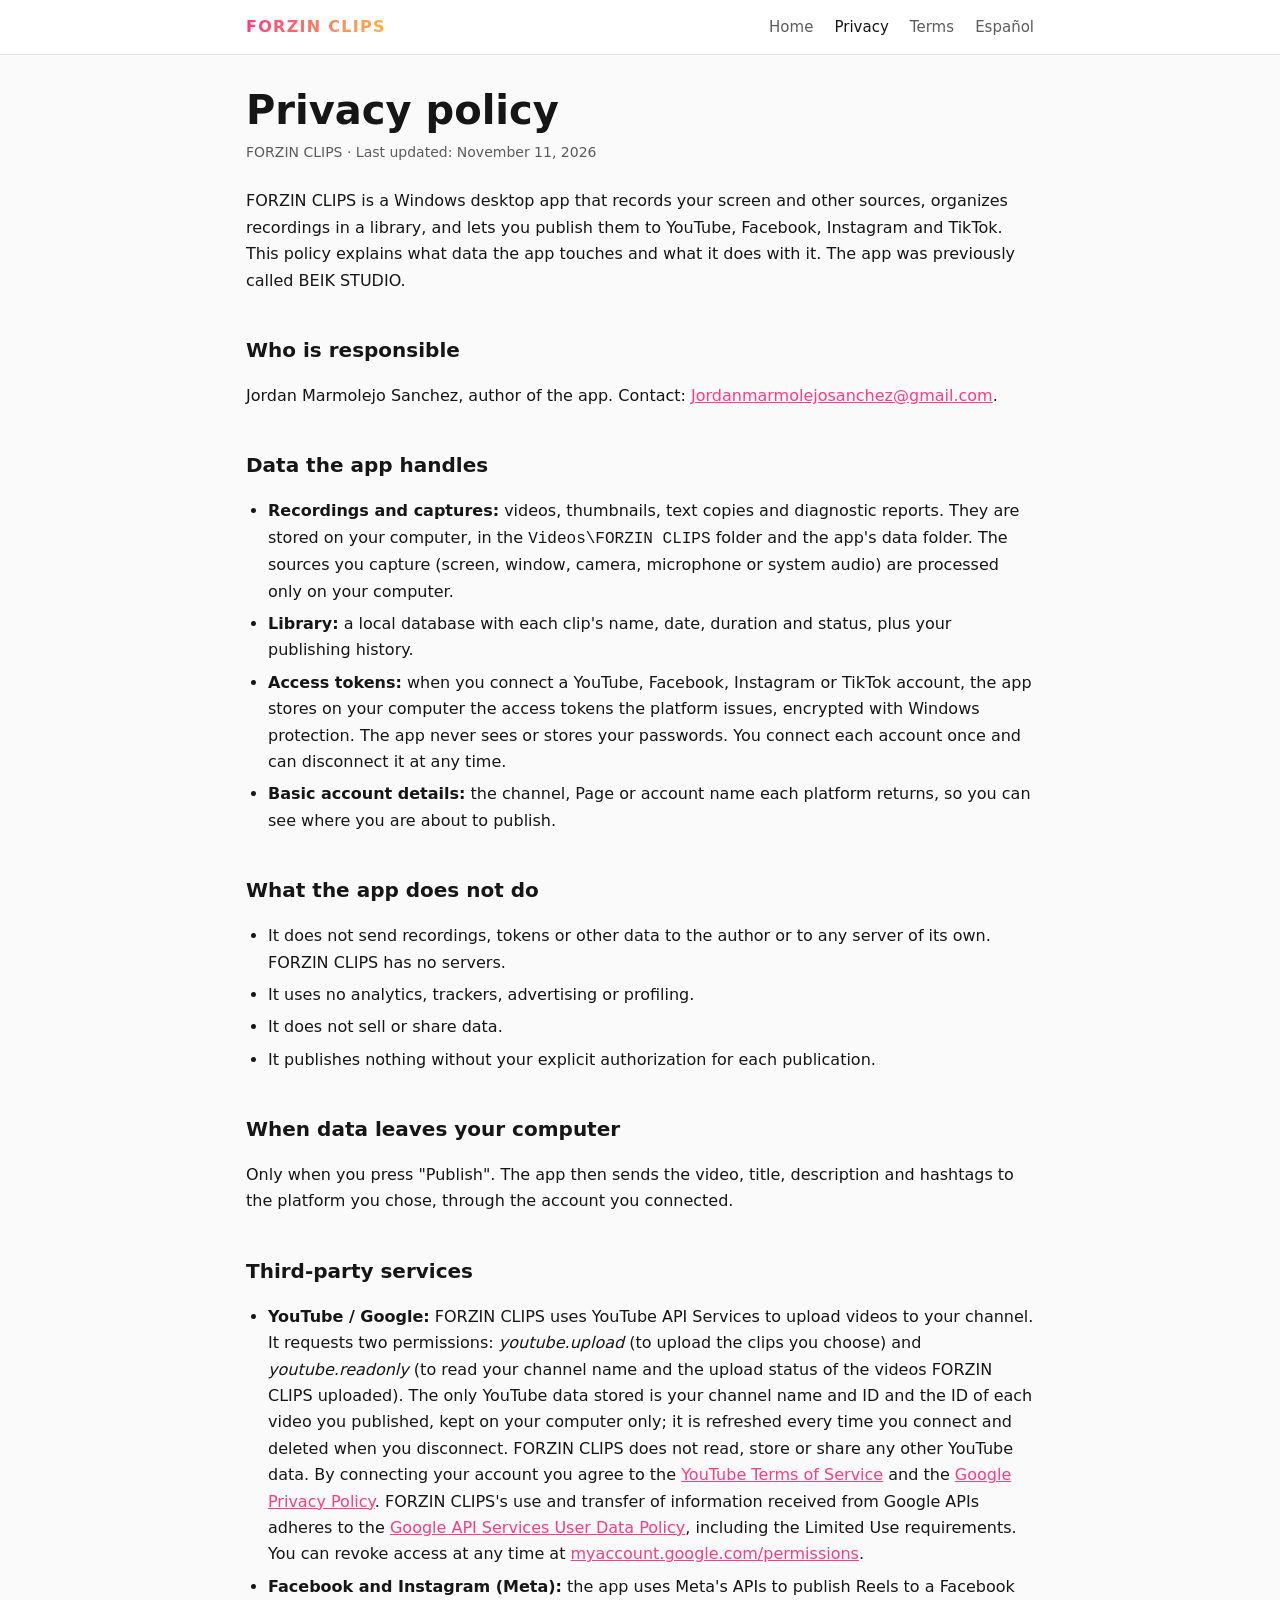
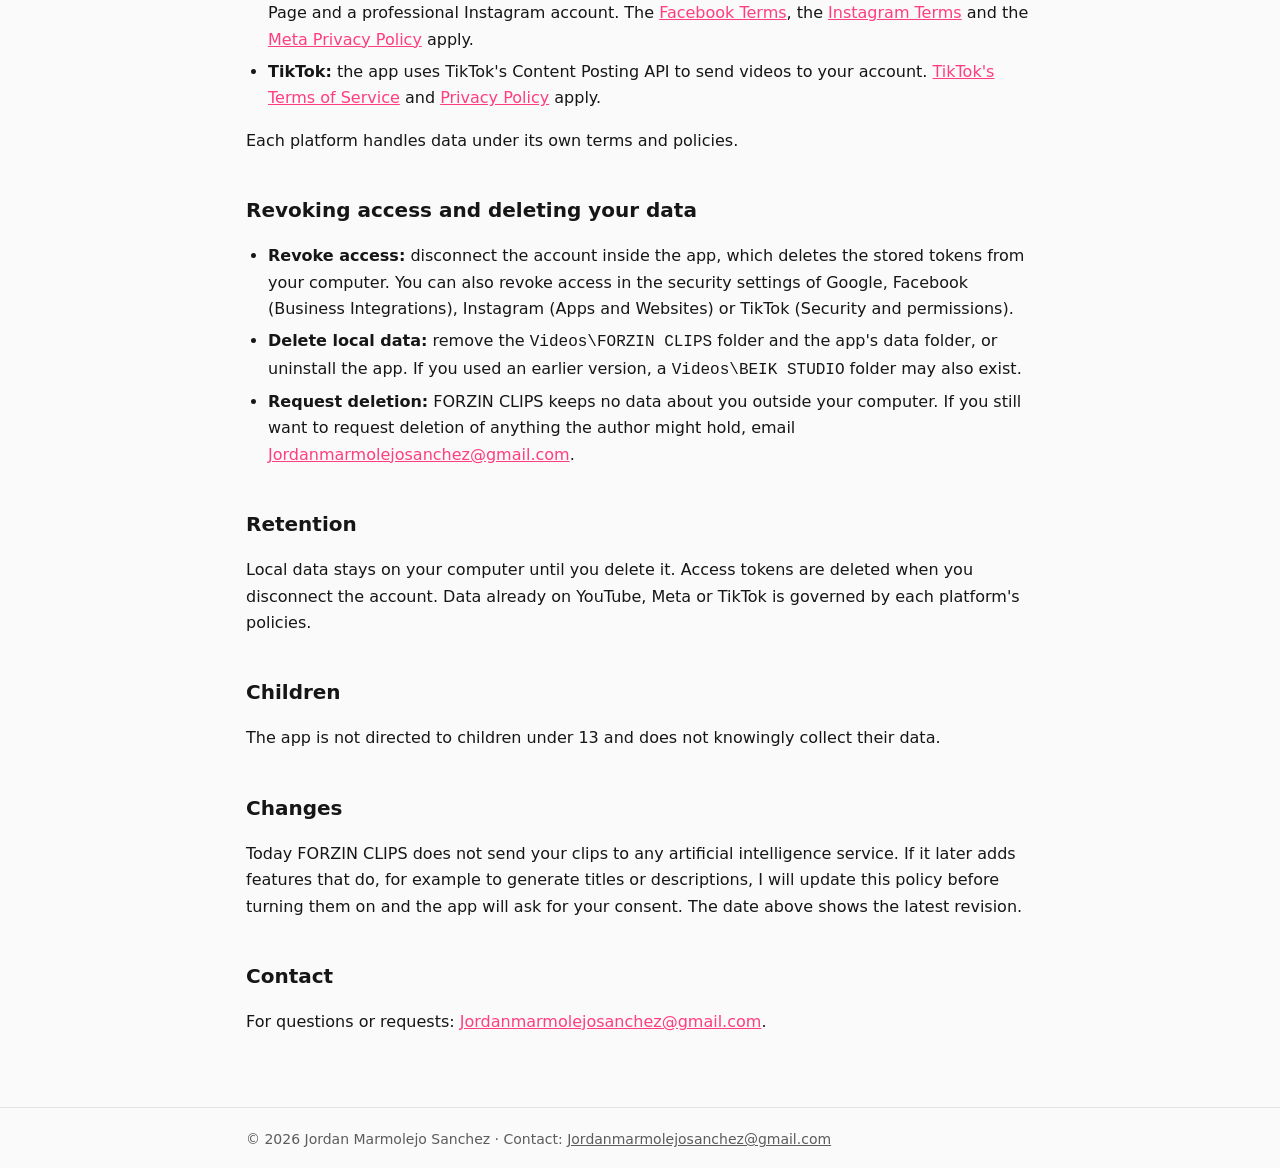
<file: privacy.html>
<!doctype html>
<html lang="en">
<head>
<meta charset="utf-8">
<meta name="viewport" content="width=device-width,initial-scale=1">
<title>Privacy policy · FORZIN CLIPS</title>
<meta name="description" content="Privacy policy · FORZIN CLIPS">
<link rel="alternate" hreflang="es" href="privacidad.html">
<style>
:root{--bg:#111;--panel:#1a1a1a;--line:#2c2c2c;--text:#f2f2f2;--muted:#a8a8a8;--a1:#ff3d81;--a2:#ffb347;--a3:#8a3ffc}
@media (prefers-color-scheme:light){:root{--bg:#fafafa;--panel:#fff;--line:#e2e2e2;--text:#161616;--muted:#5c5c5c}}
*{box-sizing:border-box}
html{-webkit-text-size-adjust:100%}
body{margin:0;background:var(--bg);color:var(--text);font:16px/1.65 system-ui,-apple-system,"Segoe UI",Roboto,sans-serif}
a{color:var(--a1)}a:hover{color:var(--a2)}
header.top{border-bottom:1px solid var(--line);background:var(--panel)}
.bar{max-width:820px;margin:0 auto;padding:14px 16px;display:flex;flex-wrap:wrap;gap:10px 22px;align-items:center;justify-content:space-between}
.brand{font-weight:800;letter-spacing:.08em;text-decoration:none;color:var(--text);background:linear-gradient(90deg,var(--a1),var(--a2));-webkit-background-clip:text;background-clip:text;-webkit-text-fill-color:transparent}
nav a{margin-right:16px;text-decoration:none;color:var(--muted);font-size:15px}
nav a:hover,nav a[aria-current]{color:var(--text)}
nav a:last-child{margin-right:0}
main{max-width:820px;margin:0 auto;padding:32px 16px 56px}
h1{font-size:clamp(1.8rem,5vw,2.5rem);line-height:1.15;margin:0 0 8px}
h2{font-size:1.25rem;margin:36px 0 8px;padding-top:4px}
.meta{color:var(--muted);font-size:14px;margin:0 0 24px}
ul{padding-left:22px}li{margin:6px 0}
.card{background:var(--panel);border:1px solid var(--line);border-radius:12px;padding:18px 20px;margin:20px 0}
.hero p.lead{font-size:1.15rem;color:var(--muted);max-width:60ch}
.grid{display:grid;gap:14px;grid-template-columns:repeat(auto-fit,minmax(200px,1fr));margin:24px 0}
.grid .card{margin:0}.grid h3{margin:0 0 6px;font-size:1rem}.grid p{margin:0;color:var(--muted);font-size:15px}
footer{border-top:1px solid var(--line);color:var(--muted);font-size:14px}
footer div{max-width:820px;margin:0 auto;padding:20px 16px}
footer a{color:var(--muted)}
</style>
</head>
<body>
<header class="top"><div class="bar">
<a class="brand" href="index-en.html">FORZIN CLIPS</a>
<nav aria-label="Navigation">
<a href="index-en.html">Home</a>
<a href="privacy.html" aria-current="page">Privacy</a>
<a href="terms.html">Terms</a>
<a href="privacidad.html" hreflang="es">Español</a>
</nav></div></header>
<main>

<h1>Privacy policy</h1>
<p class="meta">FORZIN CLIPS · Last updated: November 11, 2026</p>

<p>FORZIN CLIPS is a Windows desktop app that records your screen and other sources, organizes recordings in a library, and lets you publish them to YouTube, Facebook, Instagram and TikTok. This policy explains what data the app touches and what it does with it. The app was previously called BEIK STUDIO.</p>

<h2>Who is responsible</h2>
<p>Jordan Marmolejo Sanchez, author of the app. Contact: <a href="mailto:Jordanmarmolejosanchez@gmail.com">Jordanmarmolejosanchez@gmail.com</a>.</p>

<h2>Data the app handles</h2>
<ul>
<li><strong>Recordings and captures:</strong> videos, thumbnails, text copies and diagnostic reports. They are stored on your computer, in the <code>Videos\FORZIN CLIPS</code> folder and the app's data folder. The sources you capture (screen, window, camera, microphone or system audio) are processed only on your computer.</li>
<li><strong>Library:</strong> a local database with each clip's name, date, duration and status, plus your publishing history.</li>
<li><strong>Access tokens:</strong> when you connect a YouTube, Facebook, Instagram or TikTok account, the app stores on your computer the access tokens the platform issues, encrypted with Windows protection. The app never sees or stores your passwords. You connect each account once and can disconnect it at any time.</li>
<li><strong>Basic account details:</strong> the channel, Page or account name each platform returns, so you can see where you are about to publish.</li>
</ul>

<h2>What the app does not do</h2>
<ul>
<li>It does not send recordings, tokens or other data to the author or to any server of its own. FORZIN CLIPS has no servers.</li>
<li>It uses no analytics, trackers, advertising or profiling.</li>
<li>It does not sell or share data.</li>
<li>It publishes nothing without your explicit authorization for each publication.</li>
</ul>

<h2>When data leaves your computer</h2>
<p>Only when you press "Publish". The app then sends the video, title, description and hashtags to the platform you chose, through the account you connected.</p>

<h2>Third-party services</h2>
<ul>
<li><strong>YouTube / Google:</strong> FORZIN CLIPS uses YouTube API Services to upload videos to your channel. It requests two permissions: <em>youtube.upload</em> (to upload the clips you choose) and <em>youtube.readonly</em> (to read your channel name and the upload status of the videos FORZIN CLIPS uploaded). The only YouTube data stored is your channel name and ID and the ID of each video you published, kept on your computer only; it is refreshed every time you connect and deleted when you disconnect. FORZIN CLIPS does not read, store or share any other YouTube data. By connecting your account you agree to the <a href="https://www.youtube.com/t/terms">YouTube Terms of Service</a> and the <a href="https://policies.google.com/privacy">Google Privacy Policy</a>. FORZIN CLIPS's use and transfer of information received from Google APIs adheres to the <a href="https://developers.google.com/terms/api-services-user-data-policy">Google API Services User Data Policy</a>, including the Limited Use requirements. You can revoke access at any time at <a href="https://myaccount.google.com/permissions">myaccount.google.com/permissions</a>.</li>
<li><strong>Facebook and Instagram (Meta):</strong> the app uses Meta's APIs to publish Reels to a Facebook Page and a professional Instagram account. The <a href="https://www.facebook.com/terms">Facebook Terms</a>, the <a href="https://help.instagram.com/581066165581870">Instagram Terms</a> and the <a href="https://www.facebook.com/privacy/policy">Meta Privacy Policy</a> apply.</li>
<li><strong>TikTok:</strong> the app uses TikTok's Content Posting API to send videos to your account. <a href="https://www.tiktok.com/legal/page/global/terms-of-service/en">TikTok's Terms of Service</a> and <a href="https://www.tiktok.com/legal/page/global/privacy-policy/en">Privacy Policy</a> apply.</li>
</ul>
<p>Each platform handles data under its own terms and policies.</p>

<h2 id="deletion">Revoking access and deleting your data</h2>
<ul>
<li><strong>Revoke access:</strong> disconnect the account inside the app, which deletes the stored tokens from your computer. You can also revoke access in the security settings of Google, Facebook (Business Integrations), Instagram (Apps and Websites) or TikTok (Security and permissions).</li>
<li><strong>Delete local data:</strong> remove the <code>Videos\FORZIN CLIPS</code> folder and the app's data folder, or uninstall the app. If you used an earlier version, a <code>Videos\BEIK STUDIO</code> folder may also exist.</li>
<li><strong>Request deletion:</strong> FORZIN CLIPS keeps no data about you outside your computer. If you still want to request deletion of anything the author might hold, email <a href="mailto:Jordanmarmolejosanchez@gmail.com">Jordanmarmolejosanchez@gmail.com</a>.</li>
</ul>

<h2>Retention</h2>
<p>Local data stays on your computer until you delete it. Access tokens are deleted when you disconnect the account. Data already on YouTube, Meta or TikTok is governed by each platform's policies.</p>

<h2>Children</h2>
<p>The app is not directed to children under 13 and does not knowingly collect their data.</p>

<h2>Changes</h2>
<p>Today FORZIN CLIPS does not send your clips to any artificial intelligence service. If it later adds features that do, for example to generate titles or descriptions, I will update this policy before turning them on and the app will ask for your consent. The date above shows the latest revision.</p>

<h2>Contact</h2>
<p>For questions or requests: <a href="mailto:Jordanmarmolejosanchez@gmail.com">Jordanmarmolejosanchez@gmail.com</a>.</p>

</main>
<footer><div>© 2026 Jordan Marmolejo Sanchez · Contact: <a href="mailto:Jordanmarmolejosanchez@gmail.com">Jordanmarmolejosanchez@gmail.com</a></div></footer>
</body>
</html>
</file>
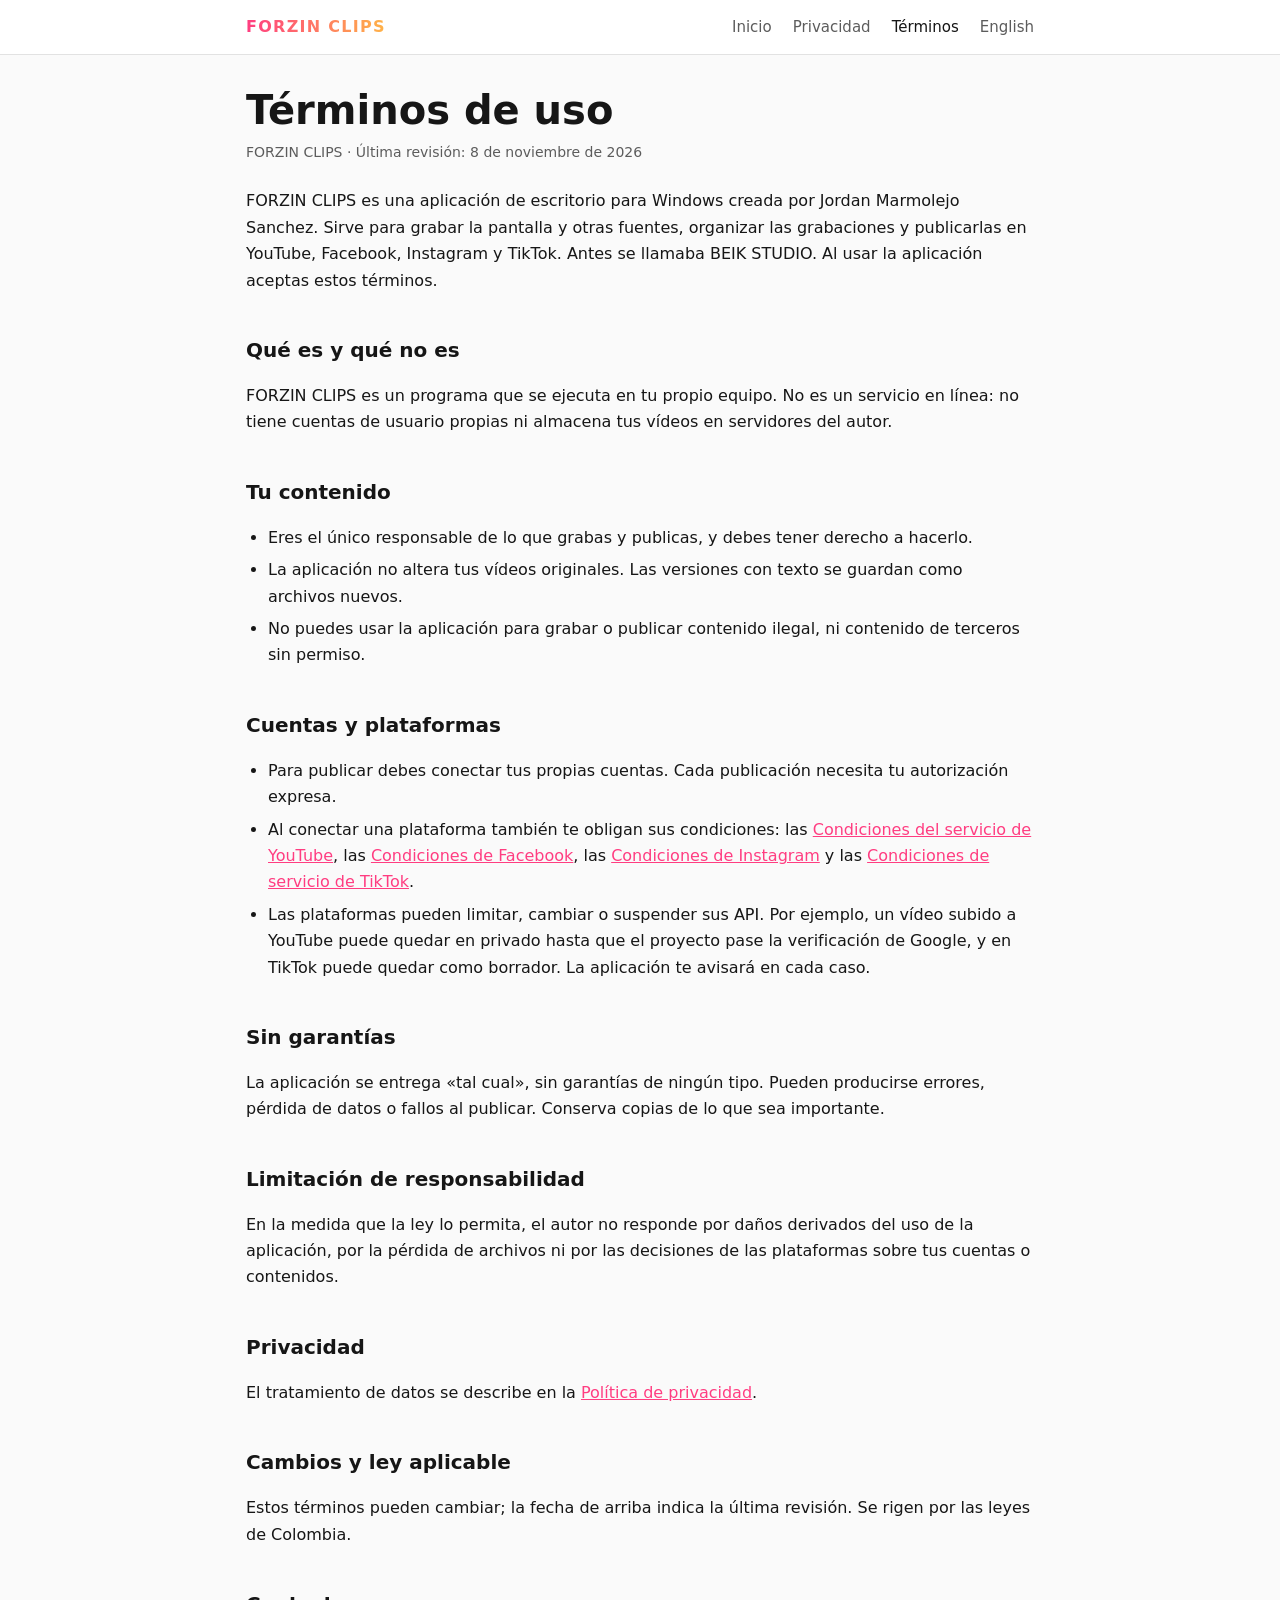
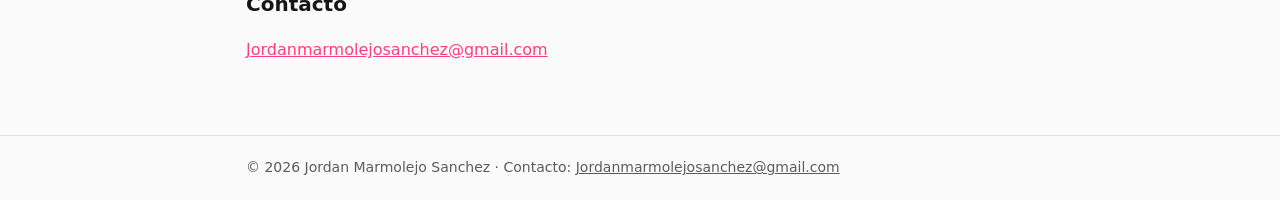
<file: terminos.html>
<!doctype html>
<html lang="es">
<head>
<meta charset="utf-8">
<meta name="viewport" content="width=device-width,initial-scale=1">
<title>Términos de uso · FORZIN CLIPS</title>
<meta name="description" content="Términos de uso · FORZIN CLIPS">
<link rel="alternate" hreflang="en" href="terms.html">
<style>
:root{--bg:#111;--panel:#1a1a1a;--line:#2c2c2c;--text:#f2f2f2;--muted:#a8a8a8;--a1:#ff3d81;--a2:#ffb347;--a3:#8a3ffc}
@media (prefers-color-scheme:light){:root{--bg:#fafafa;--panel:#fff;--line:#e2e2e2;--text:#161616;--muted:#5c5c5c}}
*{box-sizing:border-box}
html{-webkit-text-size-adjust:100%}
body{margin:0;background:var(--bg);color:var(--text);font:16px/1.65 system-ui,-apple-system,"Segoe UI",Roboto,sans-serif}
a{color:var(--a1)}a:hover{color:var(--a2)}
header.top{border-bottom:1px solid var(--line);background:var(--panel)}
.bar{max-width:820px;margin:0 auto;padding:14px 16px;display:flex;flex-wrap:wrap;gap:10px 22px;align-items:center;justify-content:space-between}
.brand{font-weight:800;letter-spacing:.08em;text-decoration:none;color:var(--text);background:linear-gradient(90deg,var(--a1),var(--a2));-webkit-background-clip:text;background-clip:text;-webkit-text-fill-color:transparent}
nav a{margin-right:16px;text-decoration:none;color:var(--muted);font-size:15px}
nav a:hover,nav a[aria-current]{color:var(--text)}
nav a:last-child{margin-right:0}
main{max-width:820px;margin:0 auto;padding:32px 16px 56px}
h1{font-size:clamp(1.8rem,5vw,2.5rem);line-height:1.15;margin:0 0 8px}
h2{font-size:1.25rem;margin:36px 0 8px;padding-top:4px}
.meta{color:var(--muted);font-size:14px;margin:0 0 24px}
ul{padding-left:22px}li{margin:6px 0}
.card{background:var(--panel);border:1px solid var(--line);border-radius:12px;padding:18px 20px;margin:20px 0}
.hero p.lead{font-size:1.15rem;color:var(--muted);max-width:60ch}
.grid{display:grid;gap:14px;grid-template-columns:repeat(auto-fit,minmax(200px,1fr));margin:24px 0}
.grid .card{margin:0}.grid h3{margin:0 0 6px;font-size:1rem}.grid p{margin:0;color:var(--muted);font-size:15px}
footer{border-top:1px solid var(--line);color:var(--muted);font-size:14px}
footer div{max-width:820px;margin:0 auto;padding:20px 16px}
footer a{color:var(--muted)}
</style>
</head>
<body>
<header class="top"><div class="bar">
<a class="brand" href="index.html">FORZIN CLIPS</a>
<nav aria-label="Navegación">
<a href="index.html">Inicio</a>
<a href="privacidad.html">Privacidad</a>
<a href="terminos.html" aria-current="page">Términos</a>
<a href="terms.html" hreflang="en">English</a>
</nav></div></header>
<main>

<h1>Términos de uso</h1>
<p class="meta">FORZIN CLIPS · Última revisión: 8 de noviembre de 2026</p>

<p>FORZIN CLIPS es una aplicación de escritorio para Windows creada por Jordan Marmolejo Sanchez. Sirve para grabar la pantalla y otras fuentes, organizar las grabaciones y publicarlas en YouTube, Facebook, Instagram y TikTok. Antes se llamaba BEIK STUDIO. Al usar la aplicación aceptas estos términos.</p>

<h2>Qué es y qué no es</h2>
<p>FORZIN CLIPS es un programa que se ejecuta en tu propio equipo. No es un servicio en línea: no tiene cuentas de usuario propias ni almacena tus vídeos en servidores del autor.</p>

<h2>Tu contenido</h2>
<ul>
<li>Eres el único responsable de lo que grabas y publicas, y debes tener derecho a hacerlo.</li>
<li>La aplicación no altera tus vídeos originales. Las versiones con texto se guardan como archivos nuevos.</li>
<li>No puedes usar la aplicación para grabar o publicar contenido ilegal, ni contenido de terceros sin permiso.</li>
</ul>

<h2>Cuentas y plataformas</h2>
<ul>
<li>Para publicar debes conectar tus propias cuentas. Cada publicación necesita tu autorización expresa.</li>
<li>Al conectar una plataforma también te obligan sus condiciones: las <a href="https://www.youtube.com/t/terms">Condiciones del servicio de YouTube</a>, las <a href="https://www.facebook.com/terms">Condiciones de Facebook</a>, las <a href="https://help.instagram.com/581066165581870">Condiciones de Instagram</a> y las <a href="https://www.tiktok.com/legal/page/global/terms-of-service/es">Condiciones de servicio de TikTok</a>.</li>
<li>Las plataformas pueden limitar, cambiar o suspender sus API. Por ejemplo, un vídeo subido a YouTube puede quedar en privado hasta que el proyecto pase la verificación de Google, y en TikTok puede quedar como borrador. La aplicación te avisará en cada caso.</li>
</ul>

<h2>Sin garantías</h2>
<p>La aplicación se entrega «tal cual», sin garantías de ningún tipo. Pueden producirse errores, pérdida de datos o fallos al publicar. Conserva copias de lo que sea importante.</p>

<h2>Limitación de responsabilidad</h2>
<p>En la medida que la ley lo permita, el autor no responde por daños derivados del uso de la aplicación, por la pérdida de archivos ni por las decisiones de las plataformas sobre tus cuentas o contenidos.</p>

<h2>Privacidad</h2>
<p>El tratamiento de datos se describe en la <a href="privacidad.html">Política de privacidad</a>.</p>

<h2>Cambios y ley aplicable</h2>
<p>Estos términos pueden cambiar; la fecha de arriba indica la última revisión. Se rigen por las leyes de Colombia.</p>

<h2>Contacto</h2>
<p><a href="mailto:Jordanmarmolejosanchez@gmail.com">Jordanmarmolejosanchez@gmail.com</a></p>

</main>
<footer><div>© 2026 Jordan Marmolejo Sanchez · Contacto: <a href="mailto:Jordanmarmolejosanchez@gmail.com">Jordanmarmolejosanchez@gmail.com</a></div></footer>
</body>
</html>
</file>
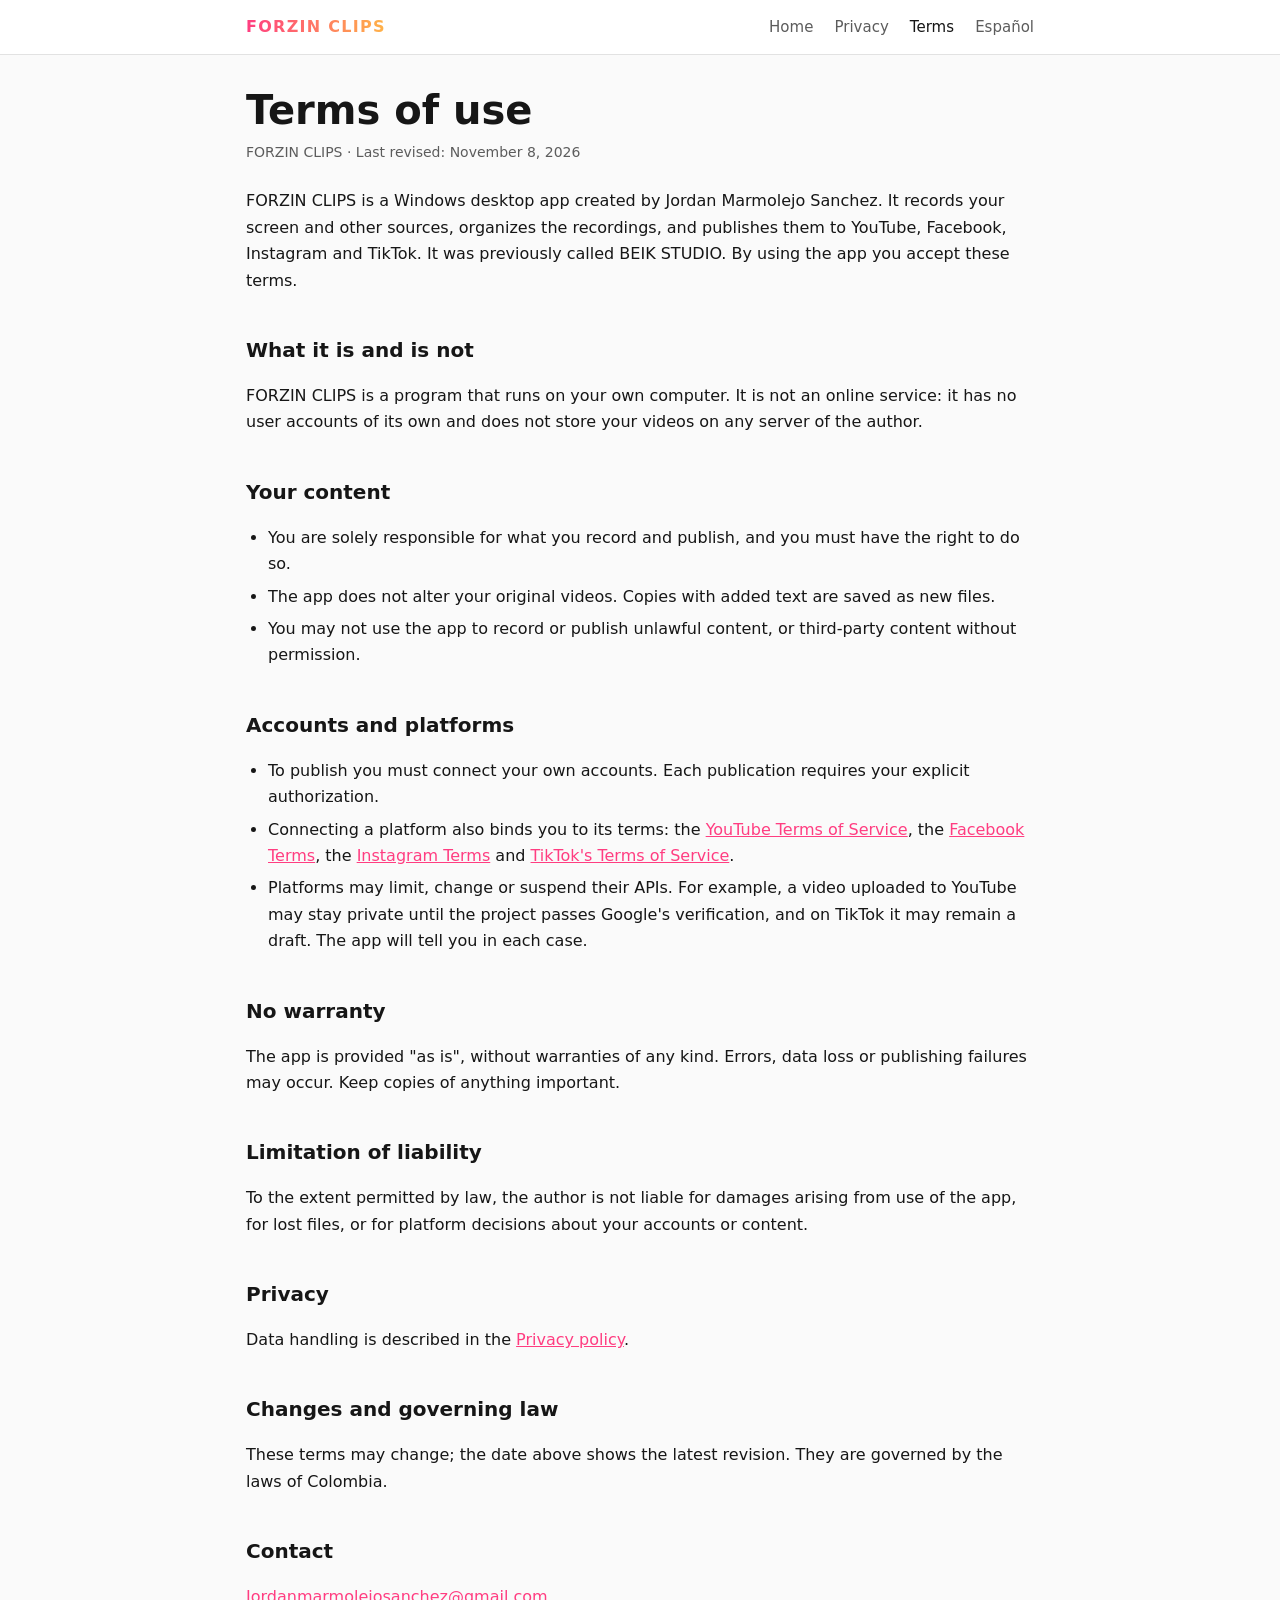
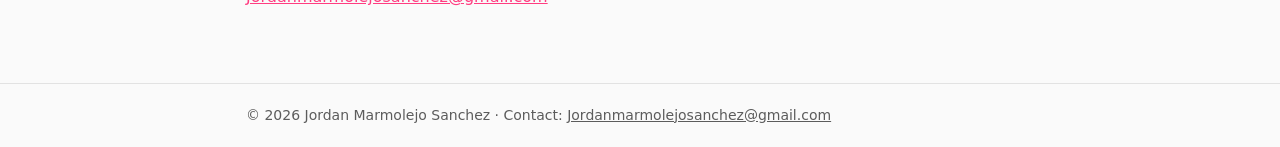
<file: terms.html>
<!doctype html>
<html lang="en">
<head>
<meta charset="utf-8">
<meta name="viewport" content="width=device-width,initial-scale=1">
<title>Terms of use · FORZIN CLIPS</title>
<meta name="description" content="Terms of use · FORZIN CLIPS">
<link rel="alternate" hreflang="es" href="terminos.html">
<style>
:root{--bg:#111;--panel:#1a1a1a;--line:#2c2c2c;--text:#f2f2f2;--muted:#a8a8a8;--a1:#ff3d81;--a2:#ffb347;--a3:#8a3ffc}
@media (prefers-color-scheme:light){:root{--bg:#fafafa;--panel:#fff;--line:#e2e2e2;--text:#161616;--muted:#5c5c5c}}
*{box-sizing:border-box}
html{-webkit-text-size-adjust:100%}
body{margin:0;background:var(--bg);color:var(--text);font:16px/1.65 system-ui,-apple-system,"Segoe UI",Roboto,sans-serif}
a{color:var(--a1)}a:hover{color:var(--a2)}
header.top{border-bottom:1px solid var(--line);background:var(--panel)}
.bar{max-width:820px;margin:0 auto;padding:14px 16px;display:flex;flex-wrap:wrap;gap:10px 22px;align-items:center;justify-content:space-between}
.brand{font-weight:800;letter-spacing:.08em;text-decoration:none;color:var(--text);background:linear-gradient(90deg,var(--a1),var(--a2));-webkit-background-clip:text;background-clip:text;-webkit-text-fill-color:transparent}
nav a{margin-right:16px;text-decoration:none;color:var(--muted);font-size:15px}
nav a:hover,nav a[aria-current]{color:var(--text)}
nav a:last-child{margin-right:0}
main{max-width:820px;margin:0 auto;padding:32px 16px 56px}
h1{font-size:clamp(1.8rem,5vw,2.5rem);line-height:1.15;margin:0 0 8px}
h2{font-size:1.25rem;margin:36px 0 8px;padding-top:4px}
.meta{color:var(--muted);font-size:14px;margin:0 0 24px}
ul{padding-left:22px}li{margin:6px 0}
.card{background:var(--panel);border:1px solid var(--line);border-radius:12px;padding:18px 20px;margin:20px 0}
.hero p.lead{font-size:1.15rem;color:var(--muted);max-width:60ch}
.grid{display:grid;gap:14px;grid-template-columns:repeat(auto-fit,minmax(200px,1fr));margin:24px 0}
.grid .card{margin:0}.grid h3{margin:0 0 6px;font-size:1rem}.grid p{margin:0;color:var(--muted);font-size:15px}
footer{border-top:1px solid var(--line);color:var(--muted);font-size:14px}
footer div{max-width:820px;margin:0 auto;padding:20px 16px}
footer a{color:var(--muted)}
</style>
</head>
<body>
<header class="top"><div class="bar">
<a class="brand" href="index-en.html">FORZIN CLIPS</a>
<nav aria-label="Navigation">
<a href="index-en.html">Home</a>
<a href="privacy.html">Privacy</a>
<a href="terms.html" aria-current="page">Terms</a>
<a href="terminos.html" hreflang="es">Español</a>
</nav></div></header>
<main>

<h1>Terms of use</h1>
<p class="meta">FORZIN CLIPS · Last revised: November 8, 2026</p>

<p>FORZIN CLIPS is a Windows desktop app created by Jordan Marmolejo Sanchez. It records your screen and other sources, organizes the recordings, and publishes them to YouTube, Facebook, Instagram and TikTok. It was previously called BEIK STUDIO. By using the app you accept these terms.</p>

<h2>What it is and is not</h2>
<p>FORZIN CLIPS is a program that runs on your own computer. It is not an online service: it has no user accounts of its own and does not store your videos on any server of the author.</p>

<h2>Your content</h2>
<ul>
<li>You are solely responsible for what you record and publish, and you must have the right to do so.</li>
<li>The app does not alter your original videos. Copies with added text are saved as new files.</li>
<li>You may not use the app to record or publish unlawful content, or third-party content without permission.</li>
</ul>

<h2>Accounts and platforms</h2>
<ul>
<li>To publish you must connect your own accounts. Each publication requires your explicit authorization.</li>
<li>Connecting a platform also binds you to its terms: the <a href="https://www.youtube.com/t/terms">YouTube Terms of Service</a>, the <a href="https://www.facebook.com/terms">Facebook Terms</a>, the <a href="https://help.instagram.com/581066165581870">Instagram Terms</a> and <a href="https://www.tiktok.com/legal/page/global/terms-of-service/en">TikTok's Terms of Service</a>.</li>
<li>Platforms may limit, change or suspend their APIs. For example, a video uploaded to YouTube may stay private until the project passes Google's verification, and on TikTok it may remain a draft. The app will tell you in each case.</li>
</ul>

<h2>No warranty</h2>
<p>The app is provided "as is", without warranties of any kind. Errors, data loss or publishing failures may occur. Keep copies of anything important.</p>

<h2>Limitation of liability</h2>
<p>To the extent permitted by law, the author is not liable for damages arising from use of the app, for lost files, or for platform decisions about your accounts or content.</p>

<h2>Privacy</h2>
<p>Data handling is described in the <a href="privacy.html">Privacy policy</a>.</p>

<h2>Changes and governing law</h2>
<p>These terms may change; the date above shows the latest revision. They are governed by the laws of Colombia.</p>

<h2>Contact</h2>
<p><a href="mailto:Jordanmarmolejosanchez@gmail.com">Jordanmarmolejosanchez@gmail.com</a></p>

</main>
<footer><div>© 2026 Jordan Marmolejo Sanchez · Contact: <a href="mailto:Jordanmarmolejosanchez@gmail.com">Jordanmarmolejosanchez@gmail.com</a></div></footer>
</body>
</html>
</file>
<file: site.css>
/* FORZIN CLIPS — web. Colores y formas de la app («Noche FORZIN»): negro con un toque morado y el aro naranja→rosa→morado. */
@font-face{font-family:"Unbounded";src:url("fonts/unbounded-latin-700-normal.woff2") format("woff2");font-weight:700;font-display:swap}
@font-face{font-family:"Dancing Script";src:url("fonts/dancing-script-latin-700-normal.woff2") format("woff2");font-weight:700;font-display:swap}
:root{
  --bg:#05040A;--surface:#0E0C15;--surface2:#16131F;--surface3:#221E2E;
  --text:#F5F4F8;--muted:#A9A5B4;--faint:#75707F;--line:#221E2E;--line2:#332D42;
  --o:#FFB347;--p:#FF4D2E;--v:#B3261E;--b:#FF8A3D;--c:#FFE08A;--blue:#0095F6;
  --grad:linear-gradient(135deg,#FF3B1F 0%,#FF6A2E 50%,#FFB347 100%);
  --trail:linear-gradient(90deg,#B3261E 0%,#FF3B1F 30%,#FF6A2E 60%,#FFB347 85%,#FFE08A 100%);
  --r:18px;--ease:cubic-bezier(.2,.8,.2,1);
  --font:"Inter","Segoe UI",system-ui,-apple-system,Roboto,sans-serif;--display:"Unbounded",var(--font);
}
*{box-sizing:border-box}
html{scroll-behavior:smooth;-webkit-text-size-adjust:100%}
body{margin:0;background:var(--bg);color:var(--text);font:16px/1.6 var(--font);overflow-x:hidden}
a{color:var(--p)}a:hover{color:var(--o)}
img{max-width:100%;height:auto;display:block}
.wrap{max-width:1180px;margin:0 auto;padding:0 20px}
.grad-text{background:var(--grad);-webkit-background-clip:text;background-clip:text;-webkit-text-fill-color:transparent}
.btn{display:inline-flex;align-items:center;gap:10px;padding:14px 24px;border-radius:999px;font-weight:700;text-decoration:none;border:0;cursor:pointer;font-size:16px;transition:transform .25s var(--ease),box-shadow .25s var(--ease),background .25s}
.btn.primary{background:var(--grad);color:#fff;box-shadow:0 10px 30px rgba(255,77,46,.35)}
.btn.primary:hover{transform:translateY(-2px);box-shadow:0 16px 40px rgba(255,77,46,.5);color:#fff}
.btn.ghost{background:rgba(255,255,255,.06);color:var(--text);border:1px solid var(--line2)}
.btn.ghost:hover{background:rgba(255,255,255,.12);color:var(--text)}

/* Cabecera */
.top{position:fixed;inset:0 0 auto;z-index:50;transition:background .3s,backdrop-filter .3s,border-color .3s;border-bottom:1px solid transparent}
.top.scrolled{background:rgba(5,4,10,.75);backdrop-filter:blur(14px);border-color:var(--line)}
.top .wrap{display:flex;align-items:center;justify-content:space-between;height:68px;gap:16px}
.brand{display:flex;align-items:center;gap:10px;text-decoration:none;color:var(--text);font-family:var(--display);font-size:17px;letter-spacing:.04em}
.brand img{width:34px;height:34px;border-radius:9px}
.brand .bn{display:flex;flex-direction:column;line-height:1.05}
/* Firma «by Beik»: la misma del arranque de la app (Dancing Script, rosa claro, inclinada, brillo rosa) */
.sig,.fsig em{font:700 15px "Dancing Script",cursive;color:#FFB8D2;letter-spacing:0;text-shadow:0 0 12px rgba(255,61,129,.35);transform:rotate(-4deg);transform-origin:left;opacity:.9;display:inline-block}
.sig{margin-top:1px}
.fsig{display:flex;align-items:center;gap:10px;width:100%;justify-content:center;padding-bottom:18px;margin-bottom:6px;border-bottom:1px solid var(--line)}
.fsig img{width:28px;height:28px;border-radius:8px}
.fsig span{font-family:var(--display);font-size:14px;letter-spacing:.06em;color:var(--text)}
.fsig em{font-size:18px;margin-left:8px}
.nav{display:flex;align-items:center;gap:22px}
.nav a{color:var(--muted);text-decoration:none;font-size:15px}.nav a:hover{color:var(--text)}
.nav .btn{padding:9px 18px;font-size:14px}
.menu-btn{display:none;background:none;border:0;color:var(--text);font-size:26px;cursor:pointer}
@media (max-width:860px){.nav{display:none;position:absolute;top:68px;left:0;right:0;flex-direction:column;align-items:flex-start;padding:16px 20px 22px;background:rgba(5,4,10,.97);border-bottom:1px solid var(--line)}.nav.open{display:flex}.menu-btn{display:block}}

/* Portada */
.hero{position:relative;min-height:100vh;padding:120px 0 60px;display:flex;align-items:center;overflow:hidden}
.blob{position:absolute;border-radius:50%;filter:blur(80px);opacity:.55;pointer-events:none;will-change:transform}
.blob.b1{width:520px;height:520px;background:#9E1B0B;top:-120px;left:-120px;animation:float1 16s ease-in-out infinite}
.blob.b2{width:460px;height:460px;background:#FF4D2E;bottom:-140px;right:-80px;animation:float2 18s ease-in-out infinite}
.blob.b3{width:320px;height:320px;background:#FFB347;top:40%;left:45%;opacity:.25;animation:float3 20s ease-in-out infinite}
@keyframes float1{50%{transform:translate(80px,60px) scale(1.1)}}
@keyframes float2{50%{transform:translate(-70px,-50px) scale(1.08)}}
@keyframes float3{50%{transform:translate(-60px,40px) scale(.9)}}
.hero .wrap{position:relative;display:flex;flex-direction:column;align-items:center;text-align:center;gap:56px}
.hero .wrap>.reveal:first-child{max-width:900px;display:flex;flex-direction:column;align-items:center}
.hero .cta{justify-content:center}
.hero .stage{width:min(1320px,calc(100vw - 40px));perspective:1600px}
.badge{display:inline-flex;align-items:center;gap:8px;padding:7px 14px;border-radius:999px;background:rgba(255,255,255,.06);border:1px solid var(--line2);color:var(--muted);font-size:14px;margin-bottom:22px}
.badge i{width:8px;height:8px;border-radius:50%;background:var(--p);box-shadow:0 0 0 0 rgba(255,77,46,.7);animation:pulse 2s infinite}
@keyframes pulse{70%{box-shadow:0 0 0 10px rgba(255,77,46,0)}100%{box-shadow:0 0 0 0 rgba(255,77,46,0)}}
.hero h1{font-family:var(--display);font-size:clamp(2.1rem,5.2vw,4rem);line-height:1.08;margin:0 0 20px;letter-spacing:-.01em}
.hero p.lead{font-size:clamp(1.05rem,1.6vw,1.25rem);color:var(--muted);max-width:56ch;margin:0 0 30px}
.cta{display:flex;flex-wrap:wrap;gap:14px}
.rotator{display:block;white-space:nowrap;height:1.2em;line-height:1.2em}
.rotator span{display:inline-block;animation:wordin .5s var(--ease);background:var(--grad);-webkit-background-clip:text;background-clip:text;-webkit-text-fill-color:transparent;padding-bottom:.08em}
@keyframes wordin{from{opacity:0;transform:translateY(.4em)}to{opacity:1;transform:none}}
.shot{position:relative;border-radius:var(--r);overflow:hidden;border:1px solid var(--line2);box-shadow:0 30px 80px rgba(0,0,0,.6),0 0 0 1px rgba(255,255,255,.04) inset;background:var(--surface)}
.hero .shot{transform:rotateX(var(--tilt,22deg)) scale(var(--sc,.92));transform-origin:50% 100%;transition:transform .15s linear;box-shadow:0 40px 120px rgba(255,77,46,.28),0 30px 80px rgba(0,0,0,.7)}
.hero .shot img{width:100%}
.shot::after{content:"";position:absolute;inset:0;background:linear-gradient(120deg,transparent 40%,rgba(255,255,255,.08) 50%,transparent 60%);transform:translateX(-100%);animation:shine 6s ease-in-out infinite 2s;pointer-events:none}
@keyframes shine{30%,100%{transform:translateX(100%)}}
.ring{position:absolute;width:110px;height:110px;right:-26px;top:-30px;border-radius:50%;background:conic-gradient(from 0deg,transparent 0 52%,#B3261E 72%,#FF4D2E 86%,#FFB347 96%,#fff 100%);-webkit-mask:radial-gradient(circle,transparent 58%,#000 60%);mask:radial-gradient(circle,transparent 58%,#000 60%);animation:spin 3.5s linear infinite;z-index:2}
@keyframes spin{to{transform:rotate(360deg)}}
.hero .ring{right:-20px;top:-34px;width:130px;height:130px}
@media (max-width:900px){.hero{min-height:auto}.hero .wrap{gap:36px}.hero .stage{width:calc(100vw - 24px)}.hero .ring{width:80px;height:80px;right:-8px;top:-22px}}

/* Secciones */
section{padding:96px 0;position:relative}
.kicker{color:var(--p);font-weight:700;letter-spacing:.14em;text-transform:uppercase;font-size:13px;margin:0 0 12px}
h2{font-family:var(--display);font-size:clamp(1.6rem,3.4vw,2.6rem);line-height:1.15;margin:0 0 16px}
.sub{color:var(--muted);max-width:62ch;font-size:1.1rem;margin:0 0 44px}
.center{text-align:center}.center .sub{margin-left:auto;margin-right:auto}

/* Pasos */
.steps{display:grid;grid-template-columns:repeat(3,1fr);gap:20px;position:relative}
.steps::before{content:"";position:absolute;top:38px;left:12%;right:12%;height:2px;background:var(--trail);opacity:.5;transform:scaleX(var(--prog,0));transform-origin:left;transition:transform 1.2s var(--ease)}
.step{background:var(--surface);border:1px solid var(--line);border-radius:var(--r);padding:28px;position:relative}
.step .n{width:56px;height:56px;border-radius:16px;display:grid;place-items:center;font-family:var(--display);font-size:22px;background:var(--grad);color:#fff;margin-bottom:18px;box-shadow:0 10px 26px rgba(255,77,46,.3)}
.step h3{margin:0 0 8px;font-size:1.2rem}.step p{margin:0;color:var(--muted)}
@media (max-width:820px){.steps{grid-template-columns:1fr}.steps::before{display:none}}

/* Funciones: pestañas */
.tabs{display:flex;flex-wrap:wrap;gap:10px;justify-content:center;margin-bottom:28px}
.tab{background:var(--surface2);border:1px solid var(--line2);color:var(--muted);padding:10px 18px;border-radius:999px;cursor:pointer;font:600 15px var(--font);transition:all .25s var(--ease)}
.tab:hover{color:var(--text)}
.tab[aria-selected="true"]{background:var(--grad);color:#fff;border-color:transparent;box-shadow:0 8px 24px rgba(255,77,46,.3)}
.panel{display:grid;grid-template-columns:1fr 1.15fr;gap:40px;align-items:center}
.panel[hidden]{display:none}
.panel .txt h3{font-family:var(--display);font-size:1.6rem;margin:0 0 12px}
.panel .txt p{color:var(--muted);margin:0 0 16px}
.panel ul{list-style:none;padding:0;margin:0}
.panel li{padding:8px 0 8px 30px;position:relative;color:var(--text)}
.panel li::before{content:"";position:absolute;left:0;top:14px;width:16px;height:16px;border-radius:50%;background:var(--grad);-webkit-mask:radial-gradient(circle,transparent 40%,#000 42%);mask:radial-gradient(circle,transparent 40%,#000 42%)}
.panel .shot img{width:100%}
.panel.show .shot{animation:pop .6s var(--ease)}
.panel.show .txt{animation:slide .6s var(--ease)}
@keyframes pop{from{opacity:0;transform:scale(.96)}to{opacity:1;transform:none}}
@keyframes slide{from{opacity:0;transform:translateX(-16px)}to{opacity:1;transform:none}}
@media (max-width:860px){.panel{grid-template-columns:1fr}}

/* Tarjetas de ventajas */
.grid{display:grid;grid-template-columns:repeat(auto-fit,minmax(240px,1fr));gap:18px}
.card{background:var(--surface);border:1px solid var(--line);border-radius:var(--r);padding:26px;position:relative;overflow:hidden;transition:transform .3s var(--ease),border-color .3s}
.card:hover{transform:translateY(-4px);border-color:var(--line2)}
.card::before{content:"";position:absolute;inset:-1px;border-radius:inherit;padding:1px;background:radial-gradient(400px circle at var(--mx,50%) var(--my,0%),rgba(255,77,46,.5),transparent 40%);-webkit-mask:linear-gradient(#000 0 0) content-box,linear-gradient(#000 0 0);-webkit-mask-composite:xor;mask-composite:exclude;opacity:0;transition:opacity .3s}
.card:hover::before{opacity:1}
.card .ic{font-size:28px;margin-bottom:12px}
.card h3{margin:0 0 8px;font-size:1.1rem}.card p{margin:0;color:var(--muted);font-size:15px}

/* Redes */
.platforms{display:flex;flex-wrap:wrap;gap:16px;justify-content:center}
.pf{display:flex;align-items:center;gap:12px;padding:16px 22px;border-radius:16px;background:var(--surface);border:1px solid var(--line);font-weight:600;transition:transform .3s var(--ease),box-shadow .3s}
.pf:hover{transform:translateY(-4px) scale(1.03);box-shadow:0 14px 34px rgba(0,0,0,.5)}
.pf svg{width:30px;height:30px}
.pf small{display:block;color:var(--muted);font-weight:400;font-size:13px}

/* Privacidad destacada */
.privacy{background:radial-gradient(800px 400px at 20% 0%,rgba(255,77,46,.16),transparent),radial-gradient(700px 400px at 90% 100%,rgba(255,179,71,.12),transparent),var(--surface);border:1px solid var(--line);border-radius:28px;padding:56px 40px}
.privacy .grid{margin-top:28px}
.privacy .card{background:rgba(5,4,10,.5)}

/* Preguntas */
.faq{max-width:820px;margin:0 auto}
.faq details{border-bottom:1px solid var(--line);padding:6px 0}
.faq summary{cursor:pointer;list-style:none;padding:16px 36px 16px 0;font-weight:600;font-size:1.05rem;position:relative}
.faq summary::-webkit-details-marker{display:none}
.faq summary::after{content:"+";position:absolute;right:4px;top:12px;font-size:24px;color:var(--p);transition:transform .3s var(--ease)}
.faq details[open] summary::after{transform:rotate(45deg)}
.faq details p{margin:0 0 18px;color:var(--muted)}

/* Llamada final */
.final{text-align:center;padding:110px 0}
.final .box{position:relative;border-radius:32px;padding:70px 24px;overflow:hidden;background:var(--surface);border:1px solid var(--line2)}
.final .box::before{content:"";position:absolute;inset:-40%;background:conic-gradient(from 0deg,#B3261E,#FF4D2E,#FFB347,#FFE08A,#B3261E);animation:spin 14s linear infinite;opacity:.18;filter:blur(40px)}
.final .box>*{position:relative}
.final h2{font-size:clamp(1.8rem,4vw,3rem)}
.count{display:flex;justify-content:center;gap:14px;margin:26px 0 34px;flex-wrap:wrap}
.count div{min-width:86px;padding:14px 10px;border-radius:16px;background:rgba(5,4,10,.6);border:1px solid var(--line2)}
.count b{display:block;font-family:var(--display);font-size:1.9rem}
.count span{color:var(--muted);font-size:13px}

/* Pie */
footer{border-top:1px solid var(--line);padding:36px 0;color:var(--muted);font-size:14px}
footer .wrap{display:flex;flex-wrap:wrap;gap:16px 28px;justify-content:space-between;align-items:center}
footer a{color:var(--muted);text-decoration:none}footer a:hover{color:var(--text)}
footer nav{display:flex;flex-wrap:wrap;gap:18px}

/* Momentos en directo */
.wrap.wide{max-width:1440px}
.lives{display:grid;grid-template-columns:repeat(3,1fr);grid-auto-rows:clamp(150px,15.5vw,250px);grid-auto-flow:dense;gap:16px;margin-top:40px}
.lv.big{grid-column:span 2;grid-row:span 2}
.lv.big .chat{font-size:clamp(13px,1.25vw,17px);width:50%;bottom:14px;left:16px;gap:5px}
.lv.big .tag{top:16px;left:16px;font-size:clamp(11px,1vw,14px)}
.lv.big .fz{width:52px;height:52px;border-radius:14px;right:16px;bottom:16px}.lv.big .fz img{width:30px;height:30px}
.lv{position:relative;border-radius:var(--r);overflow:hidden;border:1px solid var(--line2);background:var(--surface);box-shadow:0 20px 50px rgba(0,0,0,.5);transition:transform .35s var(--ease),border-color .35s}
.lv:hover{transform:translateY(-4px) scale(1.015);border-color:rgba(255,77,46,.55)}
.lv img{width:100%;height:100%;object-fit:cover;display:block;transition:transform 6s ease}
.lv:hover img{transform:scale(1.06)}
.lv::after{content:"";position:absolute;inset:0;background:linear-gradient(90deg,rgba(0,0,0,.55),transparent 45%),linear-gradient(0deg,rgba(0,0,0,.35),transparent 40%);pointer-events:none}
.lv .tag{position:absolute;top:10px;left:10px;z-index:2;display:flex;gap:6px;font:800 11px/1 system-ui,sans-serif;letter-spacing:.04em}
.lv .tag span{padding:5px 7px;border-radius:5px}
.lv .tag .on{background:#FF2D2D;color:#fff;display:flex;align-items:center;gap:5px}
.lv .tag .on::before{content:"";width:6px;height:6px;border-radius:50%;background:#fff;animation:blink 1.2s infinite}
.lv .tag .views{background:rgba(0,0,0,.6);color:#fff;backdrop-filter:blur(4px)}
.lv .chat{position:absolute;left:10px;bottom:8px;z-index:2;width:58%;display:flex;flex-direction:column;gap:3px;font:600 12px/1.3 system-ui,sans-serif;color:#fff;text-shadow:0 1px 3px rgba(0,0,0,.9)}
.lv .chat p{margin:0;animation:chatin .4s var(--ease);white-space:nowrap;overflow:hidden;text-overflow:ellipsis}
.lv .chat b{font-weight:800}
.lv .fz{position:absolute;right:10px;bottom:10px;z-index:2;width:34px;height:34px;border-radius:10px;background:var(--grad);display:grid;place-items:center;box-shadow:0 0 0 0 rgba(255,77,46,.6);animation:pulse 2.4s infinite}
.lv .fz img{width:20px;height:20px;transition:none}
.lv:hover .fz img{transform:none}
.credit{margin-top:14px;color:var(--muted);font-size:12px;text-align:center}
.credit a{color:var(--muted)}
@keyframes blink{50%{opacity:.25}}
@keyframes chatin{from{opacity:0;transform:translateY(8px)}to{opacity:1;transform:none}}
@keyframes pulse{0%{box-shadow:0 0 0 0 rgba(255,77,46,.6)}70%{box-shadow:0 0 0 12px rgba(255,77,46,0)}100%{box-shadow:0 0 0 0 rgba(255,77,46,0)}}
@media (max-width:900px){.lives{grid-template-columns:repeat(2,1fr);grid-auto-rows:clamp(110px,26vw,230px);gap:10px}.lives .lv{grid-column:auto;grid-row:auto}.lives .lv.big{grid-column:span 2;grid-row:span 2}}
.lv .tag span{white-space:nowrap}
@media (max-width:560px){.wrap.wide{padding:0 10px}.lv .chat{font-size:11px}.lv:not(.big) .tag{top:7px;left:7px;font-size:9px;gap:4px}.lv:not(.big) .tag span{padding:4px 5px}.lv:not(.big) .fz{width:26px;height:26px;border-radius:8px;right:7px;bottom:7px}.lv:not(.big) .fz img{width:15px;height:15px}.lives .lv:not(.big) .chat p:nth-last-child(n+3){display:none}}

/* Aparecer al bajar */
.reveal{opacity:0;transform:translateY(28px);transition:opacity .8s var(--ease),transform .8s var(--ease)}
.reveal.in{opacity:1;transform:none}
.reveal.d1{transition-delay:.1s}.reveal.d2{transition-delay:.2s}.reveal.d3{transition-delay:.3s}
@media (prefers-reduced-motion:reduce){*,*::before,*::after{animation:none!important;transition:none!important}.reveal{opacity:1;transform:none}html{scroll-behavior:auto}}

/* capturas altas (Voz FORZIN) y del celular */
.panel .shot.tall img{width:auto;max-width:100%;max-height:560px;margin:0 auto;display:block;border-radius:14px}
.panel .shot.phone img{width:auto;max-width:100%;max-height:620px;margin:0 auto;display:block;border-radius:30px;border:6px solid #1c1c24;box-shadow:0 24px 60px rgba(0,0,0,.5)}
.tabs{flex-wrap:wrap}
</file>
